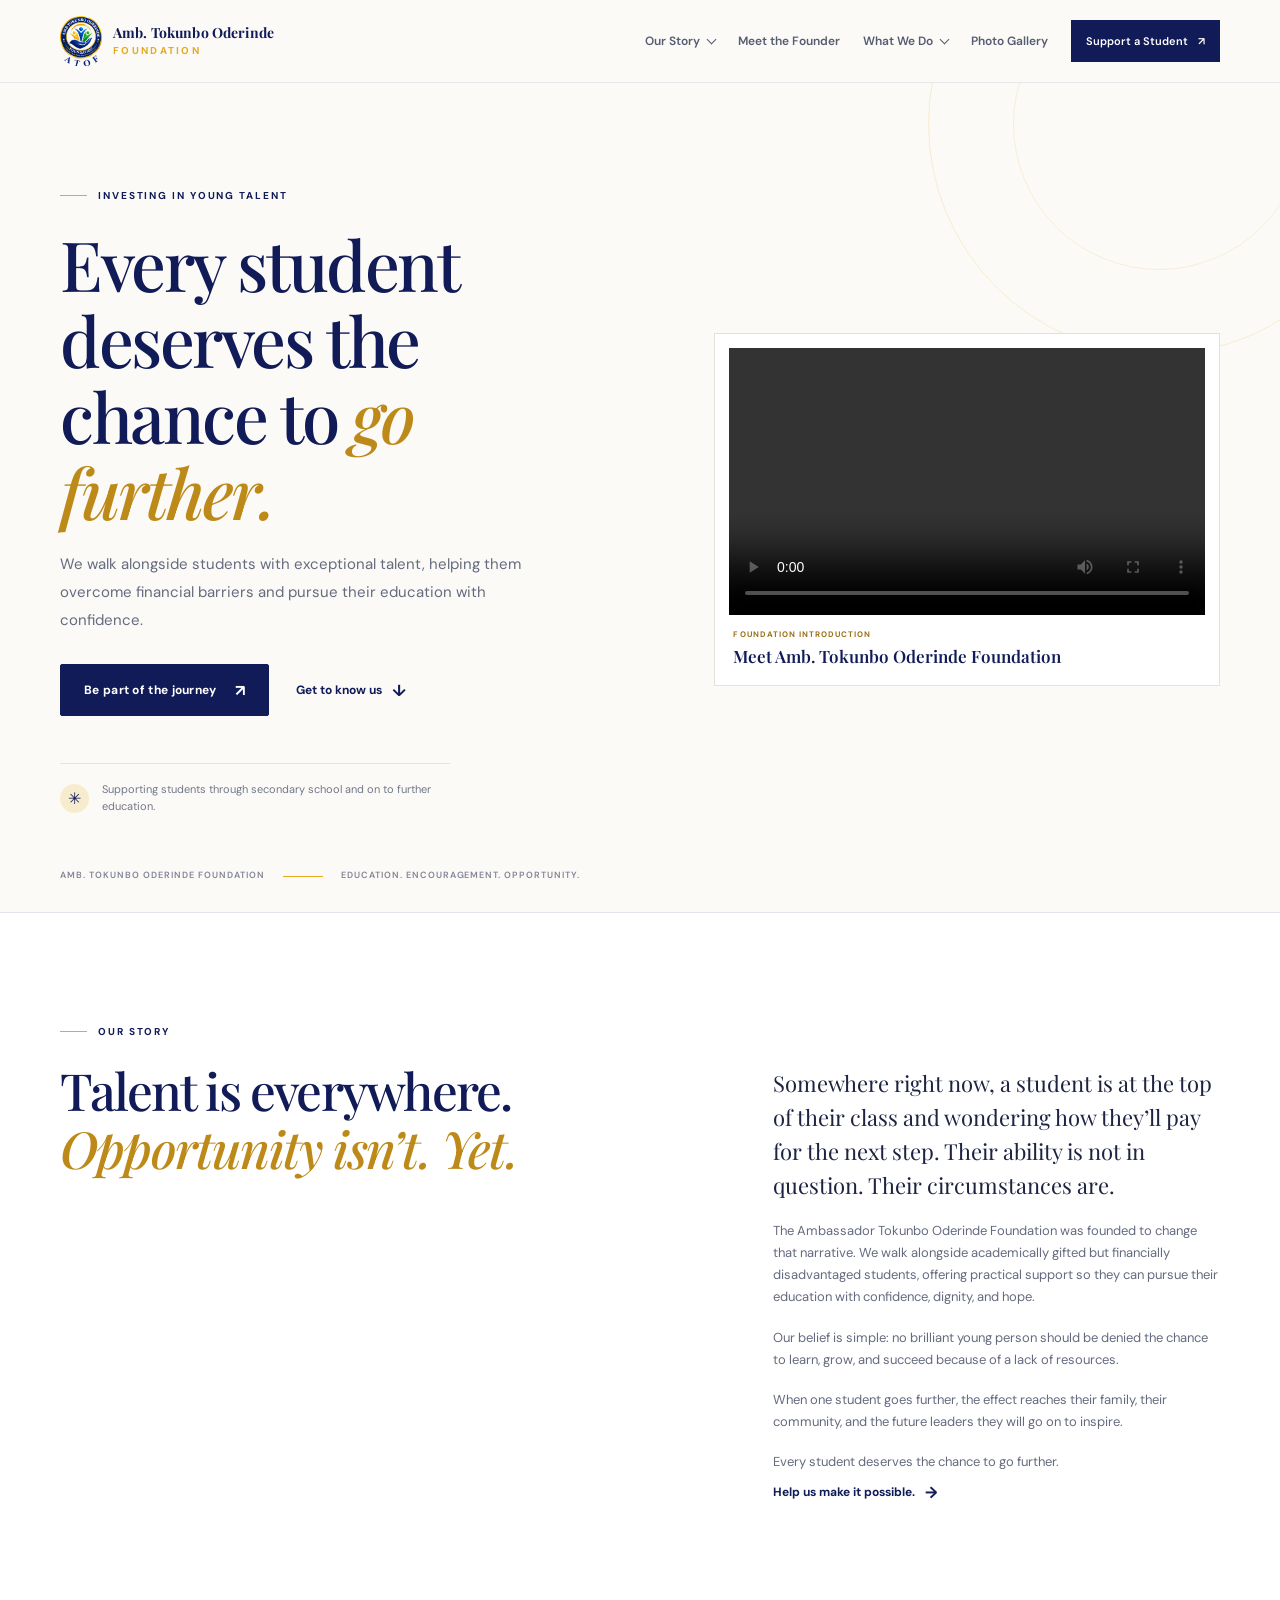
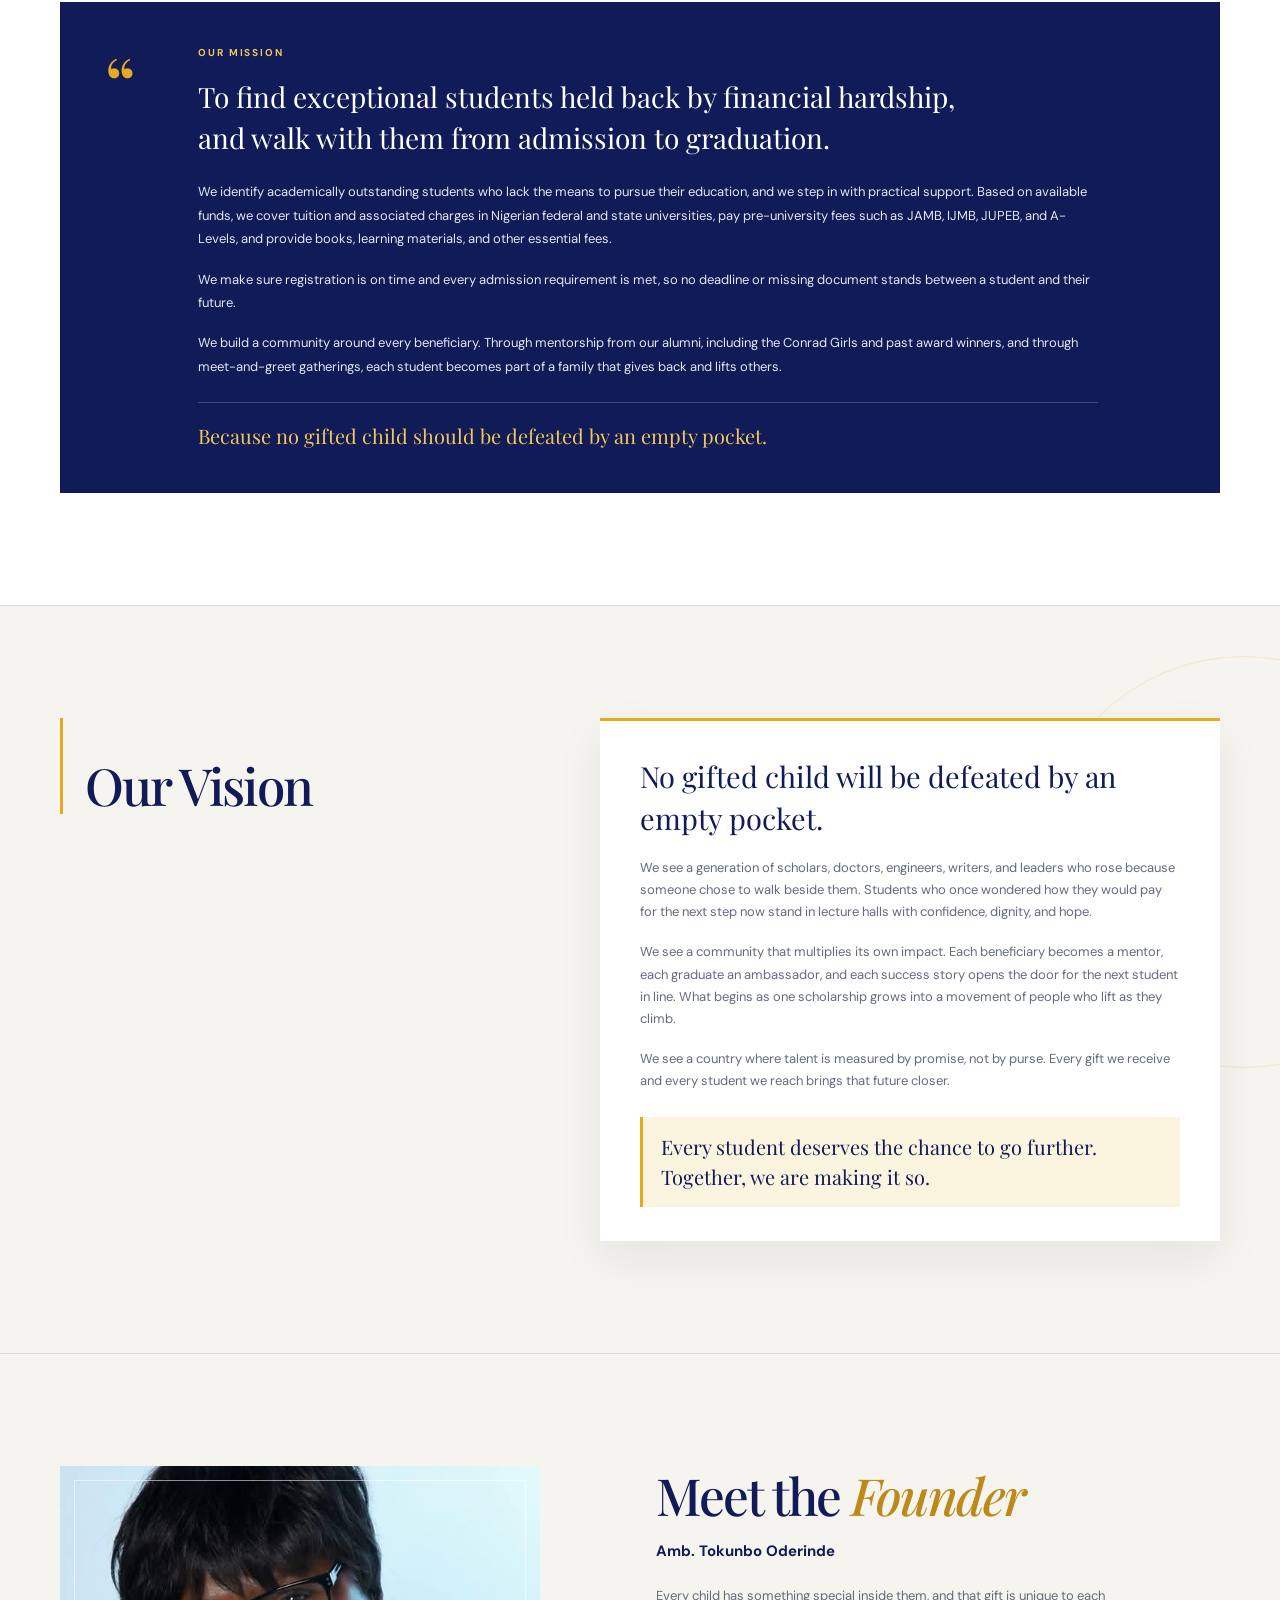
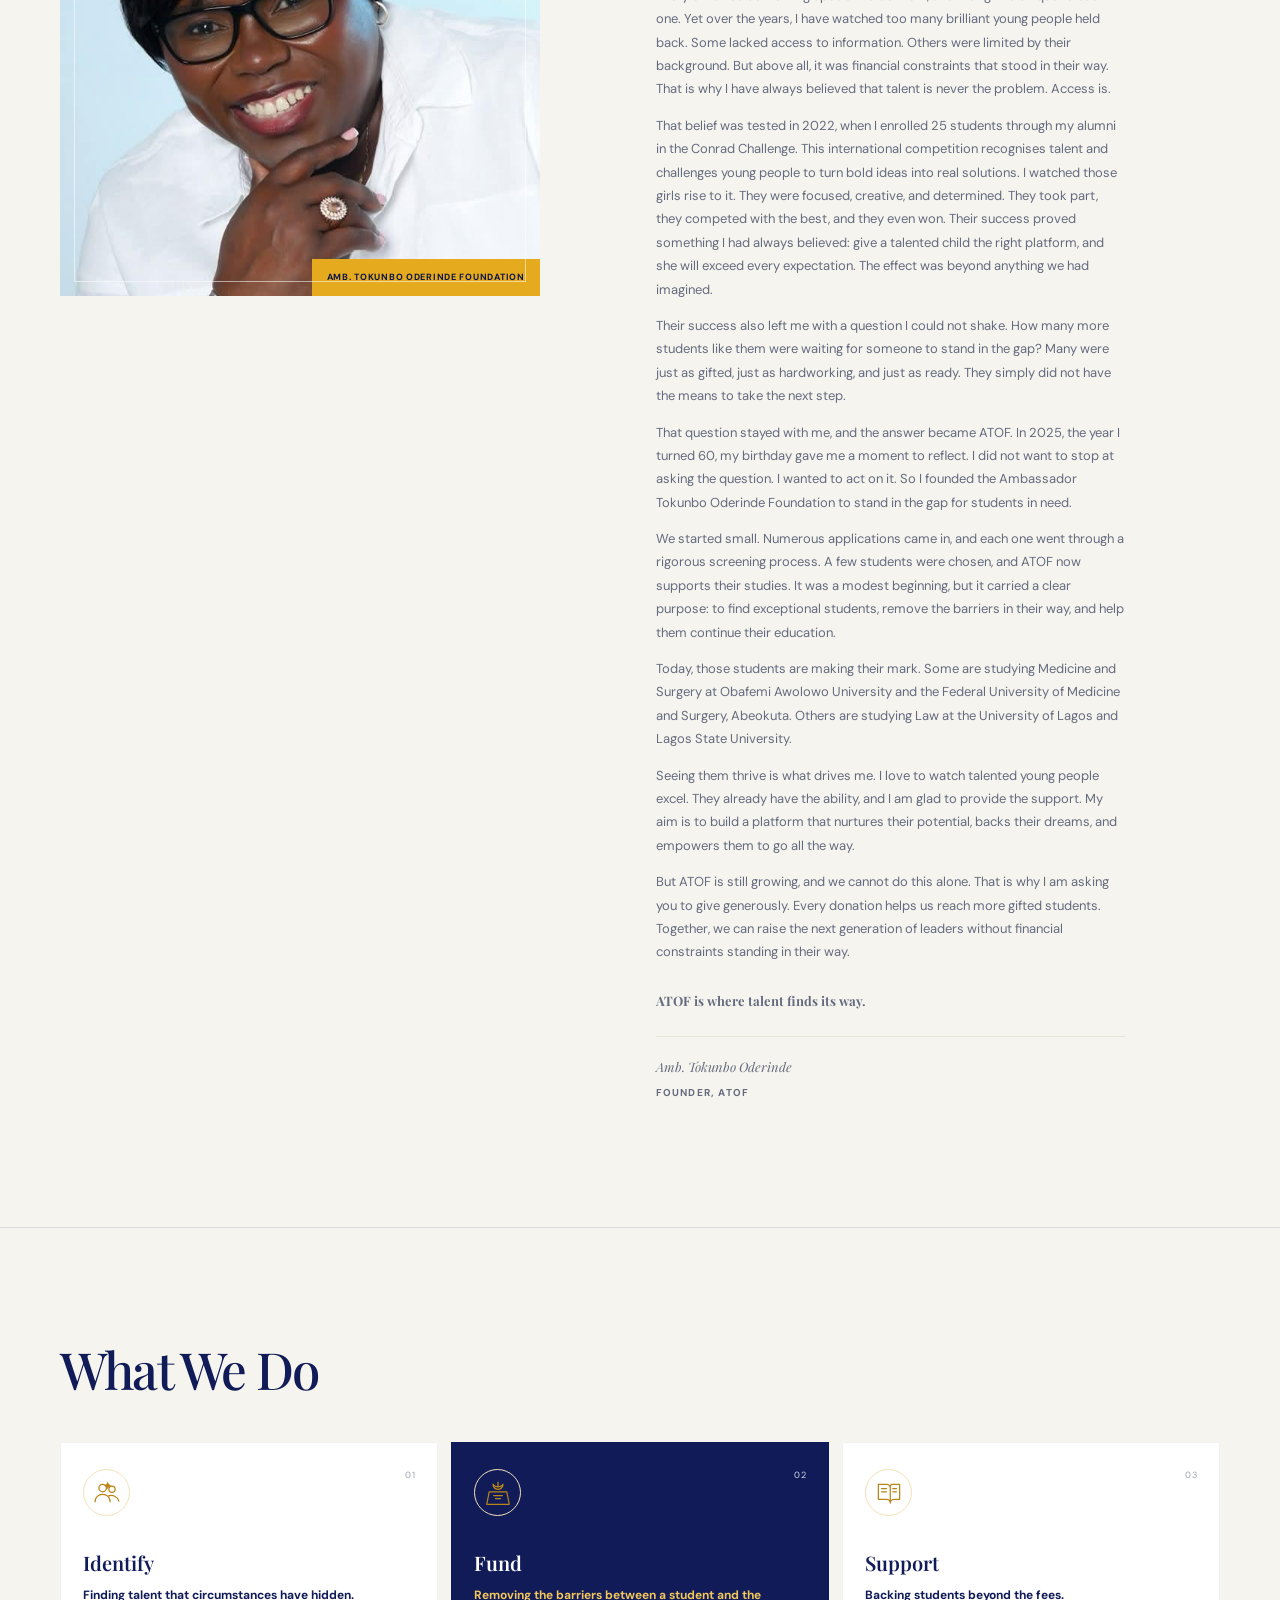
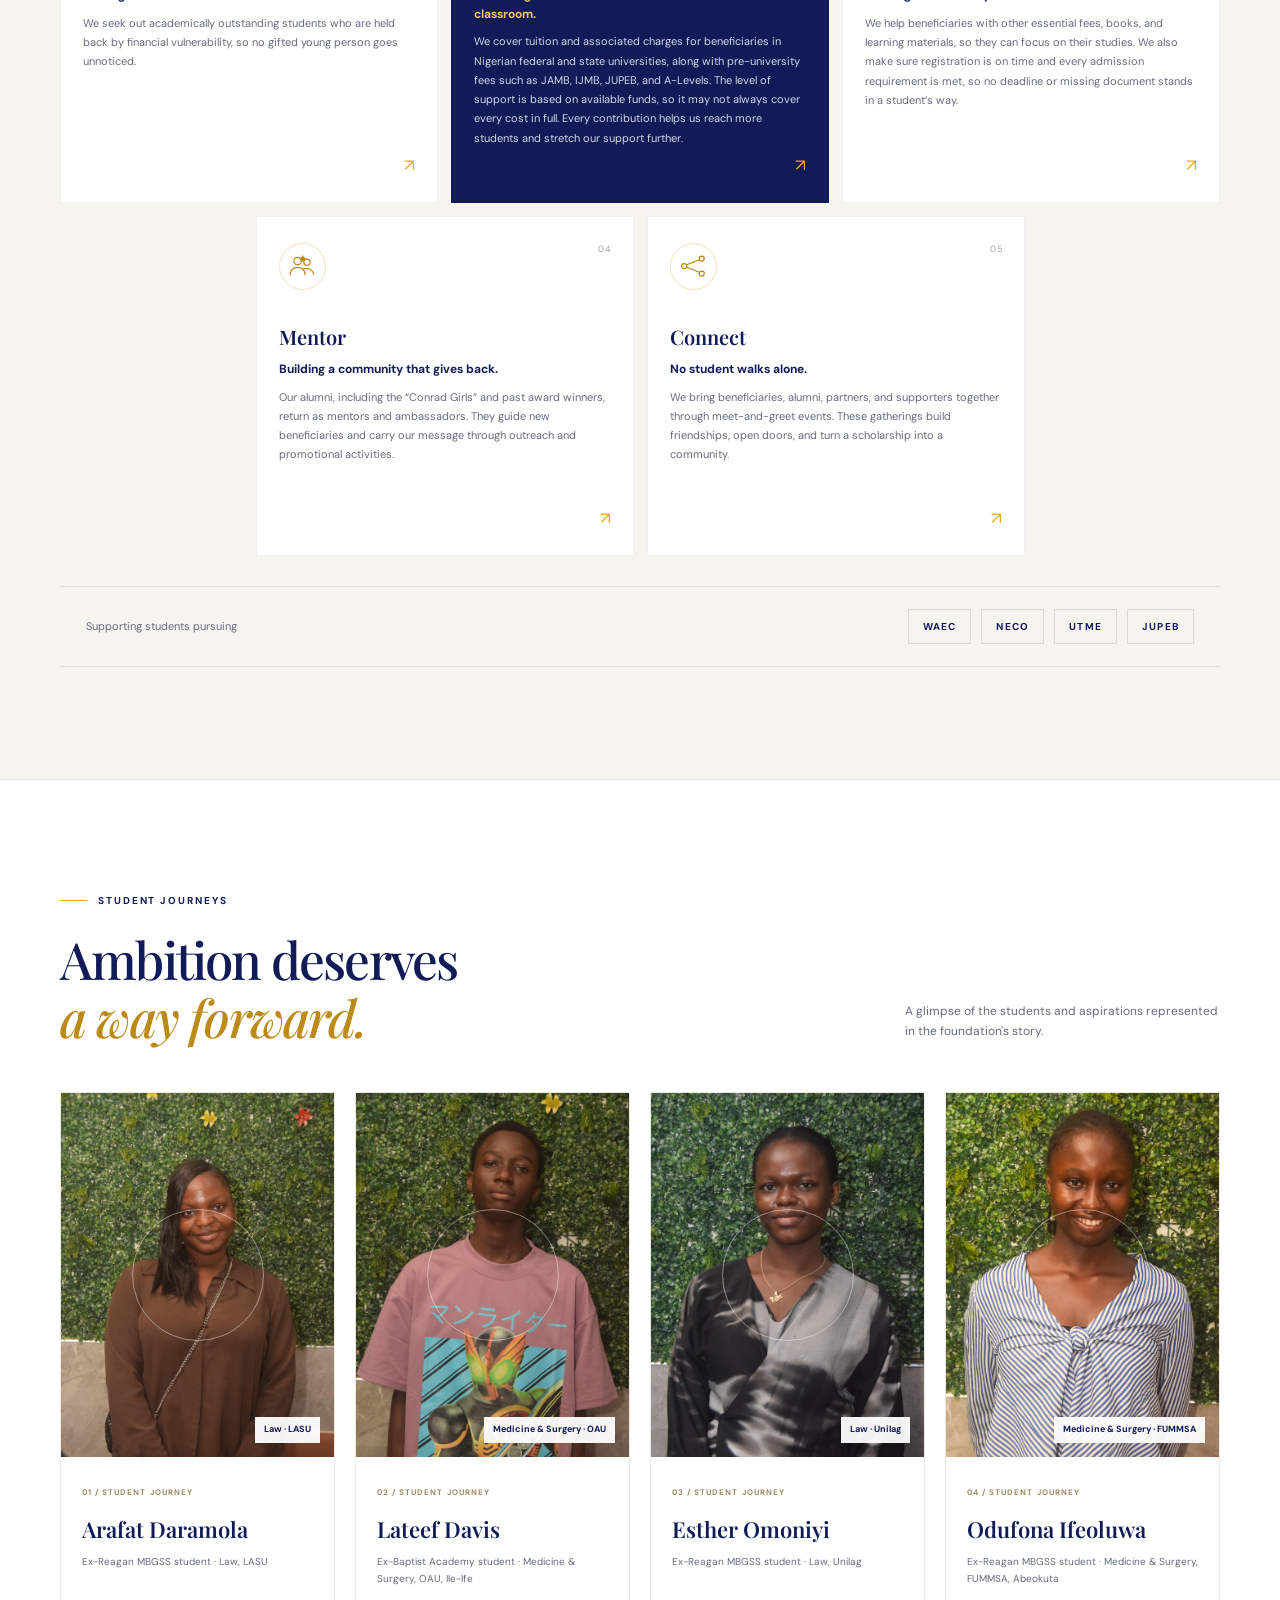
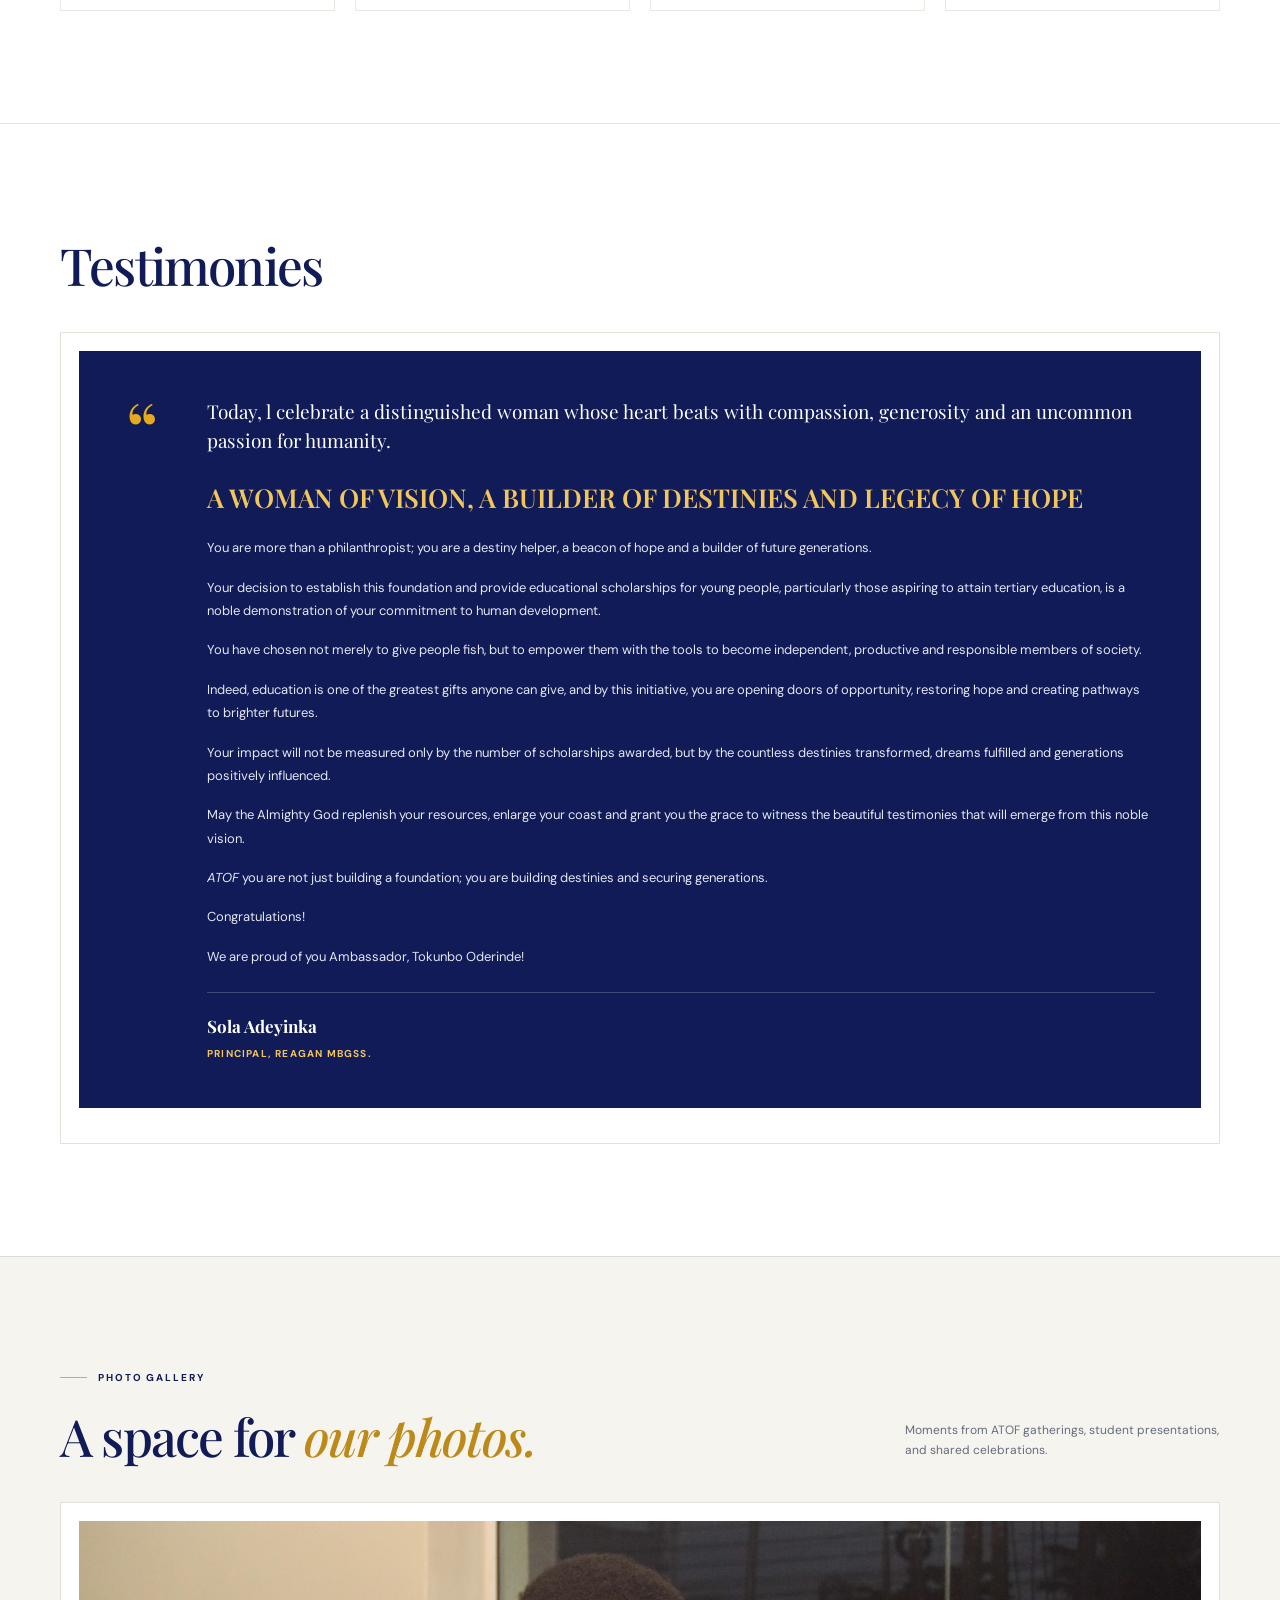
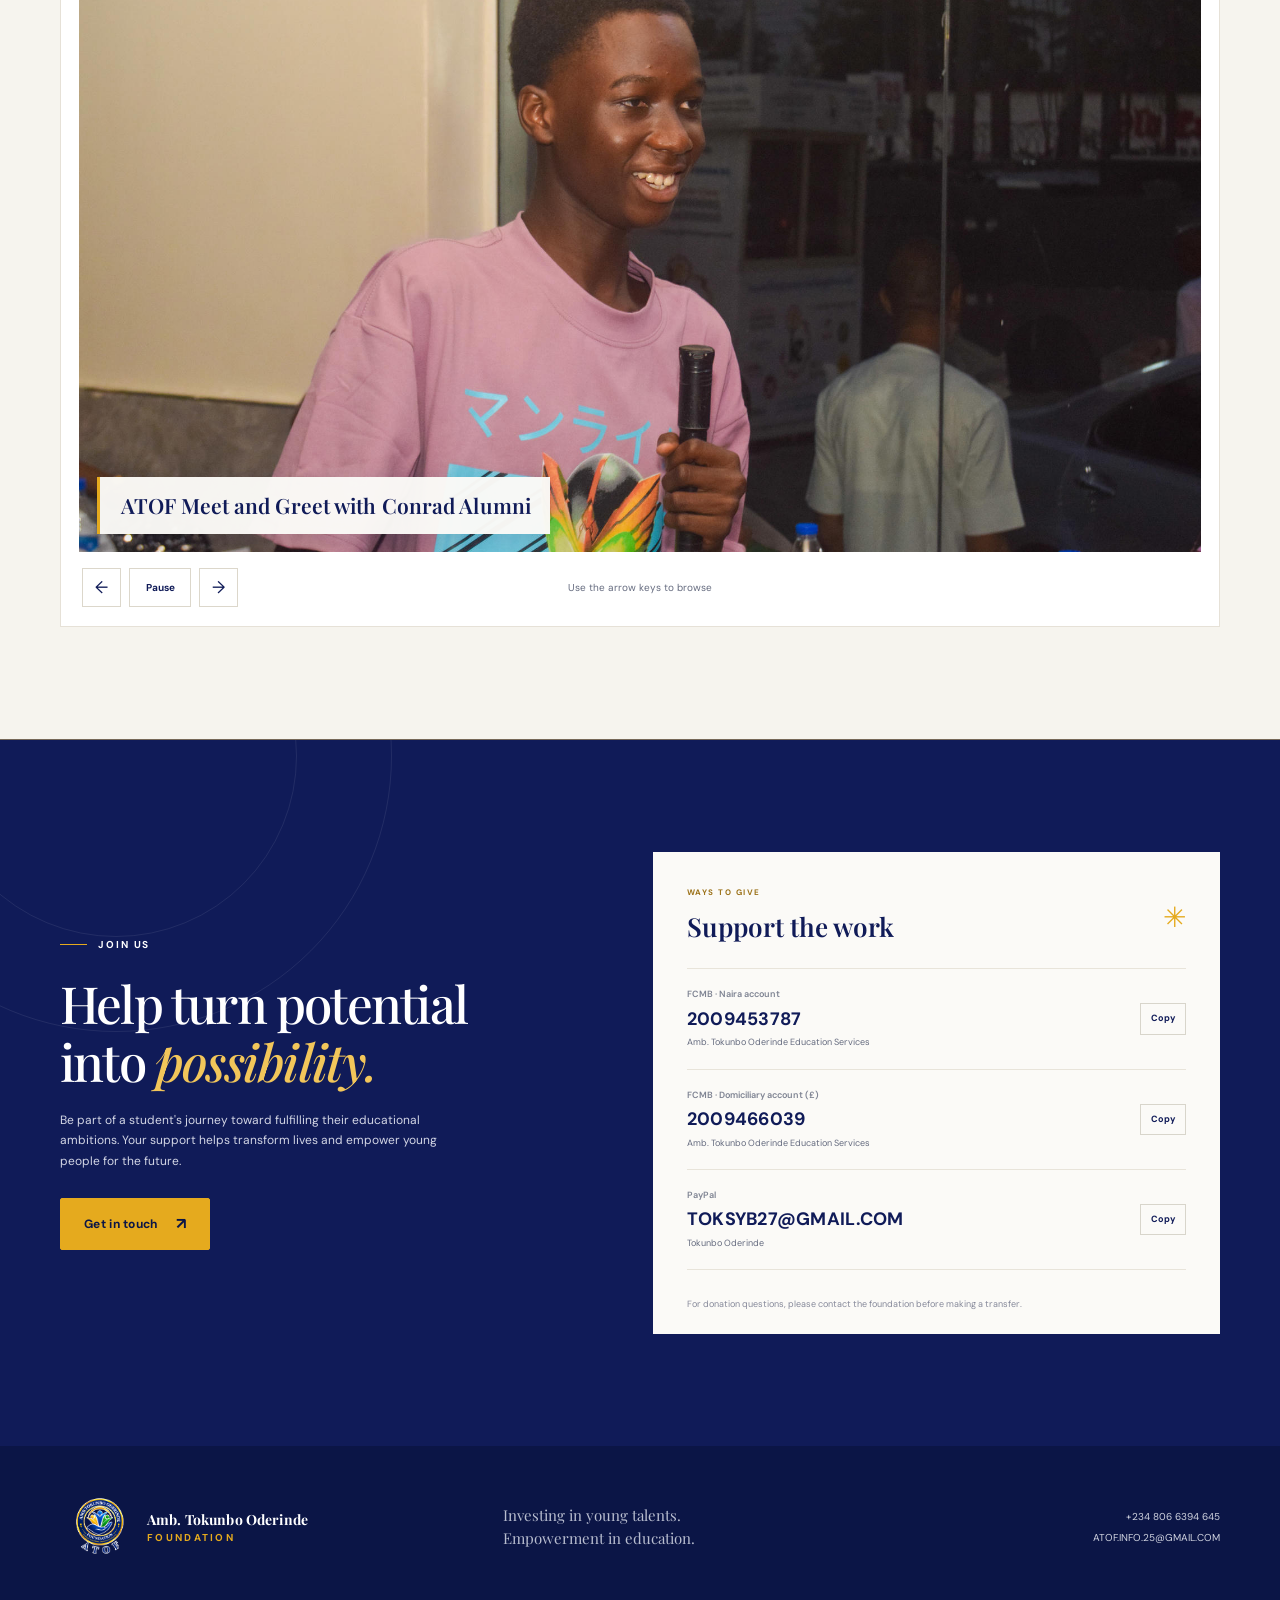
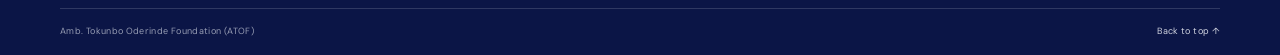
<file: index.html>
<!doctype html>
<html lang="en">
  <head>
    <script async src="https://www.googletagmanager.com/gtm.js?id=GTM-KHLJTCGK"></script>
    <script>
      window.dataLayer = window.dataLayer || [];
      function gtag(){dataLayer.push(arguments);}
      gtag('js', new Date());
    </script>
    <meta charset="utf-8">
    <meta name="viewport" content="width=device-width, initial-scale=1">
    <meta name="theme-color" content="#101b58">
    <meta name="description" content="Amb. Tokunbo Oderinde Foundation supports students facing financial barriers on their journey to academic excellence.">
    <meta name="google-site-verification" content="Iy_n52ZEjgq_hagnVaDQsD7_ZPbKqqXnm5Evc8FODn0">
    <title>Amb. Tokunbo Oderinde Foundation | Investing in young talent</title>
    <link rel="icon" type="image/png" href="assets/atof-logo.png">
    <link rel="stylesheet" href="styles.css">
    <script src="script.js" defer></script>
  </head>
  <body>
    <a class="skip-link" href="#main">Skip to content</a>
    <header class="site-header">
      <div class="container header-inner">
        <a class="brand" href="#top" aria-label="Amb. Tokunbo Oderinde Foundation home">
          <img class="brand-logo" src="assets/atof-logo.png" alt="">
          <span class="brand-copy">
            <span class="brand-name">Amb. Tokunbo Oderinde</span>
            <span class="brand-subtitle">Foundation</span>
          </span>
        </a>
        <button class="menu-toggle" type="button" aria-expanded="false" aria-controls="primary-nav" aria-label="Open navigation">
          <span class="menu-icon" aria-hidden="true"></span>
        </button>
        <nav class="primary-nav" id="primary-nav" aria-label="Main navigation">
          <details class="nav-dropdown">
            <summary>Our Story</summary>
            <div class="nav-dropdown-menu">
              <a href="#about">Our Story</a>
              <a href="#mission">Mission</a>
              <a href="#vision">Vision</a>
            </div>
          </details>
          <a href="#founder">Meet the Founder</a>
          <details class="nav-dropdown">
            <summary>What We Do</summary>
            <div class="nav-dropdown-menu">
              <a href="#support">What We Do</a>
              <a href="#students">Student Journey</a>
              <a href="#testimonies">Testimonies</a>
            </div>
          </details>
          <a href="#gallery">Photo Gallery</a>
          <a class="nav-cta" href="#donate">Support a Student <span aria-hidden="true">↗</span></a>
        </nav>
      </div>
    </header>

    <main id="main">
      <section class="hero section" id="top">
        <div class="container hero-grid">
          <div class="hero-copy">
            <p class="eyebrow"><span class="eyebrow-line"></span> Investing in young talent</p>
            <h1>Every student deserves the chance to <em>go further.</em></h1>
            <p class="hero-intro">We walk alongside students with exceptional talent, helping them overcome financial barriers and pursue their education with confidence.</p>
            <div class="hero-actions">
              <a class="button" href="#donate">Be part of the journey <span aria-hidden="true">↗</span></a>
              <a class="text-link" href="#about">Get to know us <span aria-hidden="true">↓</span></a>
            </div>
            <div class="hero-note">
              <span class="note-icon" aria-hidden="true">✳</span>
              <p>Supporting students through secondary school and on to further education.</p>
            </div>
          </div>
          <figure class="hero-video">
            <video controls playsinline preload="metadata" width="1024" height="576" aria-label="Introduction to Amb. Tokunbo Oderinde Foundation">
              <source src="assets/atof-intro.mp4" type="video/mp4">
              Your browser does not support video playback.
            </video>
            <figcaption>
              <span class="hero-video-label">FOUNDATION INTRODUCTION</span>
              <strong>Meet Amb. Tokunbo Oderinde Foundation</strong>
            </figcaption>
          </figure>
        </div>
        <div class="hero-bottom container">
          <span>Amb. Tokunbo Oderinde Foundation</span>
          <span class="hero-bottom-rule"></span>
          <span>Education. Encouragement. Opportunity.</span>
        </div>
      </section>

      <section class="story-section section" id="about">
        <div class="container story-grid">
          <div class="section-heading">
            <p class="eyebrow"><span class="eyebrow-line"></span> Our story</p>
            <h2>Talent is everywhere.<br><em>Opportunity isn’t. Yet.</em></h2>
          </div>
          <div class="story-content">
            <p class="story-lead">Somewhere right now, a student is at the top of their class and wondering how they’ll pay for the next step. Their ability is not in question. Their circumstances are.</p>
            <p>The Ambassador Tokunbo Oderinde Foundation was founded to change that narrative. We walk alongside academically gifted but financially disadvantaged students, offering practical support so they can pursue their education with confidence, dignity, and hope.</p>
            <p>Our belief is simple: no brilliant young person should be denied the chance to learn, grow, and succeed because of a lack of resources.</p>
            <p>When one student goes further, the effect reaches their family, their community, and the future leaders they will go on to inspire.</p>
            <p>Every student deserves the chance to go further. <a class="text-link" href="#support">Help us make it possible. <span aria-hidden="true">→</span></a></p>
          </div>
        </div>
        <div class="container mission-band" id="mission" role="group" aria-labelledby="mission-title">
          <div class="mission-mark" aria-hidden="true">“</div>
          <div class="mission-content">
            <p class="eyebrow eyebrow-light" id="mission-title">Our Mission</p>
            <p class="mission-statement">To find exceptional students held back by financial hardship, and walk with them from admission to graduation.</p>
            <p class="mission-copy">We identify academically outstanding students who lack the means to pursue their education, and we step in with practical support. Based on available funds, we cover tuition and associated charges in Nigerian federal and state universities, pay pre-university fees such as JAMB, IJMB, JUPEB, and A-Levels, and provide books, learning materials, and other essential fees.</p>
            <p class="mission-copy">We make sure registration is on time and every admission requirement is met, so no deadline or missing document stands between a student and their future.</p>
            <p class="mission-copy">We build a community around every beneficiary. Through mentorship from our alumni, including the Conrad Girls and past award winners, and through meet-and-greet gatherings, each student becomes part of a family that gives back and lifts others.</p>
            <p class="mission-closing">Because no gifted child should be defeated by an empty pocket.</p>
          </div>
        </div>
      </section>

      <section class="vision-section section" id="vision" aria-labelledby="vision-title">
        <div class="container vision-grid">
          <div class="section-heading">
            <h2 id="vision-title">Our Vision</h2>
          </div>
          <div class="vision-content">
            <p class="vision-lead">No gifted child will be defeated by an empty pocket.</p>
            <p>We see a generation of scholars, doctors, engineers, writers, and leaders who rose because someone chose to walk beside them. Students who once wondered how they would pay for the next step now stand in lecture halls with confidence, dignity, and hope.</p>
            <p>We see a community that multiplies its own impact. Each beneficiary becomes a mentor, each graduate an ambassador, and each success story opens the door for the next student in line. What begins as one scholarship grows into a movement of people who lift as they climb.</p>
            <p>We see a country where talent is measured by promise, not by purse. Every gift we receive and every student we reach brings that future closer.</p>
            <p class="vision-closing">Every student deserves the chance to go further. Together, we are making it so.</p>
          </div>
        </div>
      </section>

      <section class="founder-section section" id="founder" aria-labelledby="founder-title">
        <div class="container founder-grid">
          <div class="founder-portrait">
            <img src="assets/tokunbo-oderinde.jpg" alt="Amb. Tokunbo Oderinde, founder of the Amb. Tokunbo Oderinde Foundation">
            <span class="founder-portrait-label">Amb. Tokunbo Oderinde Foundation</span>
          </div>
          <div class="founder-copy">
            <h2 id="founder-title">Meet the <em>Founder</em></h2>
            <h3>Amb. Tokunbo Oderinde</h3>
            <p>Every child has something special inside them, and that gift is unique to each one. Yet over the years, I have watched too many brilliant young people held back. Some lacked access to information. Others were limited by their background. But above all, it was financial constraints that stood in their way. That is why I have always believed that talent is never the problem. Access is.</p>
            <p>That belief was tested in 2022, when I enrolled 25 students through my alumni in the Conrad Challenge. This international competition recognises talent and challenges young people to turn bold ideas into real solutions. I watched those girls rise to it. They were focused, creative, and determined. They took part, they competed with the best, and they even won. Their success proved something I had always believed: give a talented child the right platform, and she will exceed every expectation. The effect was beyond anything we had imagined.</p>
            <p>Their success also left me with a question I could not shake. How many more students like them were waiting for someone to stand in the gap? Many were just as gifted, just as hardworking, and just as ready. They simply did not have the means to take the next step.</p>
            <p>That question stayed with me, and the answer became ATOF. In 2025, the year I turned 60, my birthday gave me a moment to reflect. I did not want to stop at asking the question. I wanted to act on it. So I founded the Ambassador Tokunbo Oderinde Foundation to stand in the gap for students in need.</p>
            <p>We started small. Numerous applications came in, and each one went through a rigorous screening process. A few students were chosen, and ATOF now supports their studies. It was a modest beginning, but it carried a clear purpose: to find exceptional students, remove the barriers in their way, and help them continue their education.</p>
            <p>Today, those students are making their mark. Some are studying Medicine and Surgery at Obafemi Awolowo University and the Federal University of Medicine and Surgery, Abeokuta. Others are studying Law at the University of Lagos and Lagos State University.</p>
            <p>Seeing them thrive is what drives me. I love to watch talented young people excel. They already have the ability, and I am glad to provide the support. My aim is to build a platform that nurtures their potential, backs their dreams, and empowers them to go all the way.</p>
            <p>But ATOF is still growing, and we cannot do this alone. That is why I am asking you to give generously. Every donation helps us reach more gifted students. Together, we can raise the next generation of leaders without financial constraints standing in their way.</p>
            <p class="founder-closing"><strong>ATOF is where talent finds its way.</strong></p>
            <p class="founder-signature"><em>Amb. Tokunbo Oderinde</em><br><span>Founder, ATOF</span></p>
          </div>
        </div>
      </section>

      <section class="support-section section" id="support">
        <div class="container">
          <div class="section-heading support-heading">
            <h2>What We Do</h2>
          </div>
          <div class="support-grid">
            <article class="support-card">
              <span class="card-number">01</span>
              <span class="support-icon" aria-hidden="true">
                <svg viewBox="0 0 48 48" fill="none"><circle cx="17" cy="16" r="6" stroke="currentColor" stroke-width="2"/><circle cx="32" cy="18" r="5" stroke="currentColor" stroke-width="2"/><path d="M5 38c0-7 5-12 12-12s12 5 12 12M26 29c7-3 15 1 17 8" stroke="currentColor" stroke-width="2" stroke-linecap="round"/><path d="m23 10 2-4 2 4 4 2-4 2-2 4-2-4-4-2 4-2Z" fill="currentColor"/></svg>
              </span>
              <h3>Identify</h3>
              <p class="support-card-tagline">Finding talent that circumstances have hidden.</p>
              <p>We seek out academically outstanding students who are held back by financial vulnerability, so no gifted young person goes unnoticed.</p>
              <span class="card-arrow" aria-hidden="true">↗</span>
            </article>
            <article class="support-card support-card-featured">
              <span class="card-number">02</span>
              <span class="support-icon" aria-hidden="true">
                <svg viewBox="0 0 48 48" fill="none"><path d="M24 6v8m0 0c-5 0-8-4-8-4s0 8 8 8 8-8 8-8-3 4-8 4Zm-14 8h28l4 20H6l4-20Z" stroke="currentColor" stroke-width="2" stroke-linejoin="round"/><path d="M17 28h14m-11 5h8" stroke="currentColor" stroke-width="2" stroke-linecap="round"/></svg>
              </span>
              <h3>Fund</h3>
              <p class="support-card-tagline">Removing the barriers between a student and the classroom.</p>
              <p>We cover tuition and associated charges for beneficiaries in Nigerian federal and state universities, along with pre-university fees such as JAMB, IJMB, JUPEB, and A-Levels. The level of support is based on available funds, so it may not always cover every cost in full. Every contribution helps us reach more students and stretch our support further.</p>
              <span class="card-arrow" aria-hidden="true">↗</span>
            </article>
            <article class="support-card">
              <span class="card-number">03</span>
              <span class="support-icon" aria-hidden="true">
                <svg viewBox="0 0 48 48" fill="none"><path d="M7 10h13a6 6 0 0 1 6 6v24a6 6 0 0 0-6-6H7V10Zm34 0H28a6 6 0 0 0-2 6v24a6 6 0 0 1 6-6h9V10Z" stroke="currentColor" stroke-width="2" stroke-linejoin="round"/><path d="M12 17h8m-8 5h8m10-5h6m-6 5h6" stroke="currentColor" stroke-width="2" stroke-linecap="round"/></svg>
              </span>
              <h3>Support</h3>
              <p class="support-card-tagline">Backing students beyond the fees.</p>
              <p>We help beneficiaries with other essential fees, books, and learning materials, so they can focus on their studies. We also make sure registration is on time and every admission requirement is met, so no deadline or missing document stands in a student’s way.</p>
              <span class="card-arrow" aria-hidden="true">↗</span>
            </article>
            <article class="support-card">
              <span class="card-number">04</span>
              <span class="support-icon" aria-hidden="true">
                <svg viewBox="0 0 48 48" fill="none"><circle cx="17" cy="16" r="6" stroke="currentColor" stroke-width="2"/><circle cx="32" cy="18" r="5" stroke="currentColor" stroke-width="2"/><path d="M5 38c0-7 5-12 12-12s12 5 12 12M26 29c7-3 15 1 17 8" stroke="currentColor" stroke-width="2" stroke-linecap="round"/><path d="m23 10 2-4 2 4 4 2-4 2-2 4-2-4-4-2 4-2Z" fill="currentColor"/></svg>
              </span>
              <h3>Mentor</h3>
              <p class="support-card-tagline">Building a community that gives back.</p>
              <p>Our alumni, including the “Conrad Girls” and past award winners, return as mentors and ambassadors. They guide new beneficiaries and carry our message through outreach and promotional activities.</p>
              <span class="card-arrow" aria-hidden="true">↗</span>
            </article>
            <article class="support-card">
              <span class="card-number">05</span>
              <span class="support-icon" aria-hidden="true">
                <svg viewBox="0 0 48 48" fill="none"><circle cx="10" cy="24" r="4" stroke="currentColor" stroke-width="2"/><circle cx="38" cy="12" r="4" stroke="currentColor" stroke-width="2"/><circle cx="38" cy="36" r="4" stroke="currentColor" stroke-width="2"/><path d="m14 22 20-8M14 26l20 8" stroke="currentColor" stroke-width="2" stroke-linecap="round"/></svg>
              </span>
              <h3>Connect</h3>
              <p class="support-card-tagline">No student walks alone.</p>
              <p>We bring beneficiaries, alumni, partners, and supporters together through meet-and-greet events. These gatherings build friendships, open doors, and turn a scholarship into a community.</p>
              <span class="card-arrow" aria-hidden="true">↗</span>
            </article>
          </div>
          <div class="exam-strip">
            <span class="exam-label">Supporting students pursuing</span>
            <div class="exam-list" aria-label="Examinations and programmes">
              <span>WAEC</span><span>NECO</span><span>UTME</span><span>JUPEB</span>
            </div>
          </div>
        </div>
      </section>

      <section class="students-section section" id="students">
        <div class="container">
          <div class="students-heading">
            <div class="section-heading">
              <p class="eyebrow"><span class="eyebrow-line"></span> Student journeys</p>
              <h2>Ambition deserves<br><em>a way forward.</em></h2>
            </div>
            <p class="heading-aside">A glimpse of the students and aspirations represented in the foundation's story.</p>
          </div>
          <div class="student-grid">
            <article class="student-card">
              <div class="student-art student-art-one"><img class="student-photo" src="assets/arafat-daramola.jpg" alt="Arafat Daramola in a brown shirt, standing in front of a leafy backdrop"><span class="student-art-caption">Law · LASU</span></div>
              <div class="student-info"><span class="student-index">01 / STUDENT JOURNEY</span><h3>Arafat Daramola</h3><p>Ex-Reagan MBGSS student <span aria-hidden="true">·</span> Law, LASU</p></div>
            </article>
            <article class="student-card">
              <div class="student-art student-art-two"><img class="student-photo" src="assets/lateef-davis.jpg" alt="Lateef Davis in a pink graphic T-shirt, standing in front of a leafy backdrop"><span class="student-art-caption">Medicine &amp; Surgery · OAU</span></div>
              <div class="student-info"><span class="student-index">02 / STUDENT JOURNEY</span><h3>Lateef Davis</h3><p>Ex-Baptist Academy student <span aria-hidden="true">·</span> Medicine &amp; Surgery, OAU, Ile-Ife</p></div>
            </article>
            <article class="student-card">
              <div class="student-art student-art-three"><img class="student-photo" src="assets/esther-omoniyi.jpg" alt="Esther Omoniyi wearing a black-and-gray outfit and a name necklace in front of a leafy backdrop"><span class="student-art-caption">Law · Unilag</span></div>
              <div class="student-info"><span class="student-index">03 / STUDENT JOURNEY</span><h3>Esther Omoniyi</h3><p>Ex-Reagan MBGSS student <span aria-hidden="true">·</span> Law, Unilag</p></div>
            </article>
            <article class="student-card">
              <div class="student-art student-art-four"><img class="student-photo" src="assets/odufona-ifeoluwa.jpg" alt="Odufona Ifeoluwa smiling in a blue-and-white striped blouse in front of a leafy backdrop"><span class="student-art-caption">Medicine &amp; Surgery · FUMMSA</span></div>
              <div class="student-info"><span class="student-index">04 / STUDENT JOURNEY</span><h3>Odufona Ifeoluwa</h3><p>Ex-Reagan MBGSS student <span aria-hidden="true">·</span> Medicine &amp; Surgery, FUMMSA, Abeokuta</p></div>
            </article>
          </div>
        </div>
      </section>

      <section class="testimonies-section section" id="testimonies" aria-labelledby="testimonies-title">
        <div class="container">
          <div class="section-heading testimony-heading">
            <h2 id="testimonies-title">Testimonies</h2>
          </div>
          <div class="testimony-carousel" role="group" aria-roledescription="carousel" aria-label="Testimonies" tabindex="0">
            <div class="testimony-viewport" id="testimony-viewport">
              <ul class="testimony-track">
                <li class="testimony-slide" role="group" aria-roledescription="slide" aria-label="1 of 1">
                  <figure class="testimony-card">
                    <span class="testimony-mark" aria-hidden="true">“</span>
                    <blockquote class="testimony-copy">
                      <p>Today, l celebrate a distinguished woman whose heart beats with compassion, generosity and an uncommon passion for humanity.</p>
                      <h3>A WOMAN OF VISION, A BUILDER OF DESTINIES AND LEGECY OF HOPE</h3>
                      <p>You are more than a philanthropist; you are a destiny helper, a beacon of hope and a builder of future generations.</p>
                      <p>Your decision to establish this foundation and provide educational scholarships for young people, particularly those aspiring to attain tertiary education, is a noble demonstration of your commitment to human development.</p>
                      <p>You have chosen not merely to give people fish, but to empower them with the tools to become independent, productive and responsible members of society.</p>
                      <p>Indeed, education is one of the greatest gifts anyone can give, and by this initiative, you are opening doors of opportunity, restoring hope and creating pathways to brighter futures.</p>
                      <p>Your impact will not be measured only by the number of scholarships awarded, but by the countless destinies transformed, dreams fulfilled and generations positively influenced.</p>
                      <p>May the Almighty God replenish your resources, enlarge your coast and grant you the grace to witness the beautiful testimonies that will emerge from this noble vision.</p>
                      <p><em>ATOF</em> you are not just building a foundation; you are building destinies and securing generations.</p>
                      <p>Congratulations!</p>
                      <p>We are proud of you Ambassador, Tokunbo Oderinde!</p>
                    </blockquote>
                    <figcaption class="testimony-signature">
                      <strong>Sola Adeyinka</strong>
                      <span>Principal, Reagan MBGSS.</span>
                    </figcaption>
                  </figure>
                </li>
              </ul>
            </div>
            <div class="carousel-footer testimony-footer">
              <p class="carousel-status testimony-status" aria-live="polite" aria-atomic="true" hidden>1 of 1</p>
              <div class="carousel-controls testimony-controls" hidden>
                <button class="carousel-button testimony-previous" type="button" aria-label="Previous testimony" aria-controls="testimony-viewport">←</button>
                <button class="carousel-button testimony-next" type="button" aria-label="Next testimony" aria-controls="testimony-viewport">→</button>
              </div>
              <p class="carousel-hint testimony-hint" hidden>Use the arrow keys to browse testimonies</p>
            </div>
          </div>
        </div>
      </section>

      <section class="gallery-section section" id="gallery" aria-labelledby="gallery-title">
        <div class="container">
          <div class="gallery-heading">
            <div>
              <p class="eyebrow"><span class="eyebrow-line"></span> Photo gallery</p>
              <h2 id="gallery-title">A space for <em>our photos.</em></h2>
            </div>
            <p class="heading-aside">Moments from ATOF gatherings, student presentations, and shared celebrations.</p>
          </div>
          <div class="photo-carousel" role="group" aria-roledescription="carousel" aria-label="ATOF photo gallery" tabindex="0">
            <div class="carousel-viewport">
              <ul class="carousel-track">
                <li class="carousel-slide" role="group" aria-roledescription="slide" aria-label="ATOF event photo"><figure><img class="gallery-photo" src="assets/gallery/DSC_9195.jpg" alt="Photo from an ATOF event"><figcaption><span class="gallery-index">ATOF Meet and Greet with Conrad Alumni</span></figcaption></figure></li>
                <li class="carousel-slide" role="group" aria-roledescription="slide" aria-label="ATOF event photo"><figure><img class="gallery-photo" src="assets/gallery/DSC_9199.jpg" alt="Photo from an ATOF event"><figcaption><span class="gallery-index">ATOF Meet and Greet with Conrad Alumni</span></figcaption></figure></li>
                <li class="carousel-slide" role="group" aria-roledescription="slide" aria-label="ATOF event photo"><figure><img class="gallery-photo" src="assets/gallery/DSC_9210.jpg" alt="Photo from an ATOF event"><figcaption><span class="gallery-index">ATOF Meet and Greet with Conrad Alumni</span></figcaption></figure></li>
                <li class="carousel-slide" role="group" aria-roledescription="slide" aria-label="ATOF event photo"><figure><img class="gallery-photo" src="assets/gallery/DSC_9222.jpg" alt="Photo from an ATOF event"><figcaption><span class="gallery-index">ATOF Meet and Greet with Conrad Alumni</span></figcaption></figure></li>
                <li class="carousel-slide" role="group" aria-roledescription="slide" aria-label="ATOF event photo"><figure><img class="gallery-photo" src="assets/gallery/DSC_9224.jpg" alt="Photo from an ATOF event"><figcaption><span class="gallery-index">ATOF Meet and Greet with Conrad Alumni</span></figcaption></figure></li>
                <li class="carousel-slide" role="group" aria-roledescription="slide" aria-label="ATOF event photo"><figure><img class="gallery-photo" src="assets/gallery/DSC_9226.jpg" alt="Photo from an ATOF event"><figcaption><span class="gallery-index">ATOF Meet and Greet with Conrad Alumni</span></figcaption></figure></li>
                <li class="carousel-slide" role="group" aria-roledescription="slide" aria-label="ATOF event photo"><figure><img class="gallery-photo" src="assets/gallery/DSC_9228.jpg" alt="Photo from an ATOF event"><figcaption><span class="gallery-index">ATOF Meet and Greet with Conrad Alumni</span></figcaption></figure></li>
                <li class="carousel-slide" role="group" aria-roledescription="slide" aria-label="ATOF event photo"><figure><img class="gallery-photo" src="assets/gallery/DSC_9229.jpg" alt="Photo from an ATOF event"><figcaption><span class="gallery-index">ATOF Meet and Greet with Conrad Alumni</span></figcaption></figure></li>
                <li class="carousel-slide" role="group" aria-roledescription="slide" aria-label="ATOF event photo"><figure><img class="gallery-photo" src="assets/gallery/DSC_9234.jpg" alt="Photo from an ATOF event"><figcaption><span class="gallery-index">ATOF Meet and Greet with Conrad Alumni</span></figcaption></figure></li>
                <li class="carousel-slide" role="group" aria-roledescription="slide" aria-label="ATOF event photo"><figure><img class="gallery-photo" src="assets/gallery/DSC_9236.jpg" alt="Photo from an ATOF event"><figcaption><span class="gallery-index">ATOF Meet and Greet with Conrad Alumni</span></figcaption></figure></li>
                <li class="carousel-slide" role="group" aria-roledescription="slide" aria-label="ATOF event photo"><figure><img class="gallery-photo" src="assets/gallery/DSC_9238.jpg" alt="Photo from an ATOF event"><figcaption><span class="gallery-index">ATOF Meet and Greet with Conrad Alumni</span></figcaption></figure></li>
                <li class="carousel-slide" role="group" aria-roledescription="slide" aria-label="ATOF event photo"><figure><img class="gallery-photo" src="assets/gallery/DSC_9240.jpg" alt="Photo from an ATOF event"><figcaption><span class="gallery-index">ATOF Meet and Greet with Conrad Alumni</span></figcaption></figure></li>
                <li class="carousel-slide" role="group" aria-roledescription="slide" aria-label="ATOF event photo"><figure><img class="gallery-photo" src="assets/gallery/DSC_9243.jpg" alt="Photo from an ATOF event"><figcaption><span class="gallery-index">ATOF Meet and Greet with Conrad Alumni</span></figcaption></figure></li>
                <li class="carousel-slide" role="group" aria-roledescription="slide" aria-label="ATOF event photo"><figure><img class="gallery-photo" src="assets/gallery/DSC_9244.jpg" alt="Photo from an ATOF event"><figcaption><span class="gallery-index">ATOF Meet and Greet with Conrad Alumni</span></figcaption></figure></li>
                <li class="carousel-slide" role="group" aria-roledescription="slide" aria-label="ATOF event photo"><figure><img class="gallery-photo" src="assets/gallery/DSC_9249.jpg" alt="Photo from an ATOF event"><figcaption><span class="gallery-index">ATOF Meet and Greet with Conrad Alumni</span></figcaption></figure></li>
                <li class="carousel-slide" role="group" aria-roledescription="slide" aria-label="ATOF event photo"><figure><img class="gallery-photo" src="assets/gallery/DSC_9252.jpg" alt="Photo from an ATOF event"><figcaption><span class="gallery-index">ATOF Meet and Greet with Conrad Alumni</span></figcaption></figure></li>
                <li class="carousel-slide" role="group" aria-roledescription="slide" aria-label="ATOF event photo"><figure><img class="gallery-photo" src="assets/gallery/DSC_9258.jpg" alt="Photo from an ATOF event"><figcaption><span class="gallery-index">ATOF Meet and Greet with Conrad Alumni</span></figcaption></figure></li>
                <li class="carousel-slide" role="group" aria-roledescription="slide" aria-label="ATOF event photo"><figure><img class="gallery-photo" src="assets/gallery/DSC_9259.jpg" alt="Photo from an ATOF event"><figcaption><span class="gallery-index">ATOF Meet and Greet with Conrad Alumni</span></figcaption></figure></li>
                <li class="carousel-slide" role="group" aria-roledescription="slide" aria-label="ATOF event photo"><figure><img class="gallery-photo" src="assets/gallery/DSC_9266.jpg" alt="Photo from an ATOF event"><figcaption><span class="gallery-index">ATOF Meet and Greet with Conrad Alumni</span></figcaption></figure></li>
                <li class="carousel-slide" role="group" aria-roledescription="slide" aria-label="ATOF event photo"><figure><img class="gallery-photo" src="assets/gallery/DSC_9270.jpg" alt="Photo from an ATOF event"><figcaption><span class="gallery-index">ATOF Meet and Greet with Conrad Alumni</span></figcaption></figure></li>
                <li class="carousel-slide" role="group" aria-roledescription="slide" aria-label="ATOF event photo"><figure><img class="gallery-photo" src="assets/gallery/DSC_9271.jpg" alt="Photo from an ATOF event"><figcaption><span class="gallery-index">ATOF Meet and Greet with Conrad Alumni</span></figcaption></figure></li>
                <li class="carousel-slide" role="group" aria-roledescription="slide" aria-label="ATOF event photo"><figure><img class="gallery-photo" src="assets/gallery/DSC_9272.jpg" alt="Photo from an ATOF event"><figcaption><span class="gallery-index">ATOF Meet and Greet with Conrad Alumni</span></figcaption></figure></li>
                <li class="carousel-slide" role="group" aria-roledescription="slide" aria-label="ATOF event photo"><figure><img class="gallery-photo" src="assets/gallery/DSC_9274.jpg" alt="Photo from an ATOF event"><figcaption><span class="gallery-index">ATOF Meet and Greet with Conrad Alumni</span></figcaption></figure></li>
                <li class="carousel-slide" role="group" aria-roledescription="slide" aria-label="ATOF event photo"><figure><img class="gallery-photo" src="assets/gallery/DSC_9276.jpg" alt="Photo from an ATOF event"><figcaption><span class="gallery-index">ATOF Meet and Greet with Conrad Alumni</span></figcaption></figure></li>
                <li class="carousel-slide" role="group" aria-roledescription="slide" aria-label="ATOF event photo"><figure><img class="gallery-photo" src="assets/gallery/DSC_9279.jpg" alt="Photo from an ATOF event"><figcaption><span class="gallery-index">ATOF Meet and Greet with Conrad Alumni</span></figcaption></figure></li>
                <li class="carousel-slide" role="group" aria-roledescription="slide" aria-label="ATOF event photo"><figure><img class="gallery-photo" src="assets/gallery/DSC_9281.jpg" alt="Photo from an ATOF event"><figcaption><span class="gallery-index">ATOF Meet and Greet with Conrad Alumni</span></figcaption></figure></li>
                <li class="carousel-slide" role="group" aria-roledescription="slide" aria-label="ATOF event photo"><figure><img class="gallery-photo" src="assets/gallery/DSC_9284.jpg" alt="Photo from an ATOF event"><figcaption><span class="gallery-index">ATOF Meet and Greet with Conrad Alumni</span></figcaption></figure></li>
                <li class="carousel-slide" role="group" aria-roledescription="slide" aria-label="ATOF event photo"><figure><img class="gallery-photo" src="assets/gallery/DSC_9286.jpg" alt="Photo from an ATOF event"><figcaption><span class="gallery-index">ATOF Meet and Greet with Conrad Alumni</span></figcaption></figure></li>
                <li class="carousel-slide" role="group" aria-roledescription="slide" aria-label="ATOF event photo"><figure><img class="gallery-photo" src="assets/gallery/DSC_9289.jpg" alt="Photo from an ATOF event"><figcaption><span class="gallery-index">ATOF Meet and Greet with Conrad Alumni</span></figcaption></figure></li>
                <li class="carousel-slide" role="group" aria-roledescription="slide" aria-label="ATOF event photo"><figure><img class="gallery-photo" src="assets/gallery/DSC_9292.jpg" alt="Photo from an ATOF event"><figcaption><span class="gallery-index">ATOF Meet and Greet with Conrad Alumni</span></figcaption></figure></li>
                <li class="carousel-slide" role="group" aria-roledescription="slide" aria-label="ATOF event photo"><figure><img class="gallery-photo" src="assets/gallery/DSC_9298.jpg" alt="Photo from an ATOF event"><figcaption><span class="gallery-index">ATOF Meet and Greet with Conrad Alumni</span></figcaption></figure></li>
                <li class="carousel-slide" role="group" aria-roledescription="slide" aria-label="ATOF event photo"><figure><img class="gallery-photo" src="assets/gallery/DSC_9307.jpg" alt="Photo from an ATOF event"><figcaption><span class="gallery-index">ATOF Meet and Greet with Conrad Alumni</span></figcaption></figure></li>
                <li class="carousel-slide" role="group" aria-roledescription="slide" aria-label="ATOF event photo"><figure><img class="gallery-photo" src="assets/gallery/DSC_9323.jpg" alt="Photo from an ATOF event"><figcaption><span class="gallery-index">ATOF Meet and Greet with Conrad Alumni</span></figcaption></figure></li>
                <li class="carousel-slide" role="group" aria-roledescription="slide" aria-label="ATOF event photo"><figure><img class="gallery-photo" src="assets/gallery/DSC_9326.jpg" alt="Photo from an ATOF event"><figcaption><span class="gallery-index">ATOF Meet and Greet with Conrad Alumni</span></figcaption></figure></li>
                <li class="carousel-slide" role="group" aria-roledescription="slide" aria-label="ATOF event photo"><figure><img class="gallery-photo" src="assets/gallery/DSC_9334.jpg" alt="Photo from an ATOF event"><figcaption><span class="gallery-index">ATOF Meet and Greet with Conrad Alumni</span></figcaption></figure></li>
                <li class="carousel-slide" role="group" aria-roledescription="slide" aria-label="ATOF event photo"><figure><img class="gallery-photo" src="assets/gallery/DSC_9336.jpg" alt="Photo from an ATOF event"><figcaption><span class="gallery-index">ATOF Meet and Greet with Conrad Alumni</span></figcaption></figure></li>
                <li class="carousel-slide" role="group" aria-roledescription="slide" aria-label="ATOF event photo"><figure><img class="gallery-photo" src="assets/gallery/DSC_9339.jpg" alt="Photo from an ATOF event"><figcaption><span class="gallery-index">ATOF Meet and Greet with Conrad Alumni</span></figcaption></figure></li>
                <li class="carousel-slide" role="group" aria-roledescription="slide" aria-label="ATOF event photo"><figure><img class="gallery-photo" src="assets/gallery/DSC_9342.jpg" alt="Photo from an ATOF event"><figcaption><span class="gallery-index">ATOF Meet and Greet with Conrad Alumni</span></figcaption></figure></li>
                <li class="carousel-slide" role="group" aria-roledescription="slide" aria-label="ATOF event photo"><figure><img class="gallery-photo" src="assets/gallery/DSC_9344.jpg" alt="Photo from an ATOF event"><figcaption><span class="gallery-index">ATOF Meet and Greet with Conrad Alumni</span></figcaption></figure></li>
                <li class="carousel-slide" role="group" aria-roledescription="slide" aria-label="ATOF event photo"><figure><img class="gallery-photo" src="assets/gallery/DSC_9348.jpg" alt="Photo from an ATOF event"><figcaption><span class="gallery-index">ATOF Meet and Greet with Conrad Alumni</span></figcaption></figure></li>
                <li class="carousel-slide" role="group" aria-roledescription="slide" aria-label="ATOF event photo"><figure><img class="gallery-photo" src="assets/gallery/DSC_9352.jpg" alt="Photo from an ATOF event"><figcaption><span class="gallery-index">ATOF Meet and Greet with Conrad Alumni</span></figcaption></figure></li>
                <li class="carousel-slide" role="group" aria-roledescription="slide" aria-label="ATOF event photo"><figure><img class="gallery-photo" src="assets/gallery/DSC_9356.jpg" alt="Photo from an ATOF event"><figcaption><span class="gallery-index">ATOF Meet and Greet with Conrad Alumni</span></figcaption></figure></li>
                <li class="carousel-slide" role="group" aria-roledescription="slide" aria-label="ATOF event photo"><figure><img class="gallery-photo" src="assets/gallery/DSC_9358.jpg" alt="Photo from an ATOF event"><figcaption><span class="gallery-index">ATOF Meet and Greet with Conrad Alumni</span></figcaption></figure></li>
                <li class="carousel-slide" role="group" aria-roledescription="slide" aria-label="ATOF event photo"><figure><img class="gallery-photo" src="assets/gallery/DSC_9371.jpg" alt="Photo from an ATOF event"><figcaption><span class="gallery-index">ATOF Meet and Greet with Conrad Alumni</span></figcaption></figure></li>
                <li class="carousel-slide" role="group" aria-roledescription="slide" aria-label="ATOF event photo"><figure><img class="gallery-photo" src="assets/gallery/DSC_9381.jpg" alt="Photo from an ATOF event"><figcaption><span class="gallery-index">ATOF Meet and Greet with Conrad Alumni</span></figcaption></figure></li>
                <li class="carousel-slide" role="group" aria-roledescription="slide" aria-label="ATOF event photo"><figure><img class="gallery-photo" src="assets/gallery/DSC_9390.jpg" alt="Photo from an ATOF event"><figcaption><span class="gallery-index">ATOF Meet and Greet with Conrad Alumni</span></figcaption></figure></li>
                <li class="carousel-slide" role="group" aria-roledescription="slide" aria-label="ATOF event photo"><figure><img class="gallery-photo" src="assets/gallery/DSC_9393.jpg" alt="Photo from an ATOF event"><figcaption><span class="gallery-index">ATOF Meet and Greet with Conrad Alumni</span></figcaption></figure></li>
                <li class="carousel-slide" role="group" aria-roledescription="slide" aria-label="ATOF event photo"><figure><img class="gallery-photo" src="assets/gallery/DSC_9398.jpg" alt="Photo from an ATOF event"><figcaption><span class="gallery-index">ATOF Meet and Greet with Conrad Alumni</span></figcaption></figure></li>
                <li class="carousel-slide" role="group" aria-roledescription="slide" aria-label="ATOF event photo"><figure><img class="gallery-photo" src="assets/gallery/DSC_9406.jpg" alt="Photo from an ATOF event"><figcaption><span class="gallery-index">ATOF Meet and Greet with Conrad Alumni</span></figcaption></figure></li>
                <li class="carousel-slide" role="group" aria-roledescription="slide" aria-label="ATOF event photo"><figure><img class="gallery-photo" src="assets/gallery/DSC_9412.jpg" alt="Photo from an ATOF event"><figcaption><span class="gallery-index">ATOF Meet and Greet with Conrad Alumni</span></figcaption></figure></li>
              </ul>
            </div>
            <div class="carousel-footer">
              <p class="carousel-status sr-only" aria-live="polite" aria-atomic="true">Photo 1 of 50</p>
              <div class="carousel-controls">
                <button class="carousel-button carousel-previous" type="button" aria-label="Previous photo">←</button>
                <button class="carousel-button carousel-toggle" type="button" aria-label="Pause automatic slideshow" aria-pressed="false">Pause</button>
                <button class="carousel-button carousel-next" type="button" aria-label="Next photo">→</button>
              </div>
              <p class="carousel-hint">Use the arrow keys to browse</p>
            </div>
          </div>
        </div>
      </section>

      <section class="join-section section" id="donate">
        <div class="container join-grid">
          <div class="join-copy">
            <p class="eyebrow eyebrow-light"><span class="eyebrow-line"></span> Join us</p>
            <h2>Help turn potential<br>into <em>possibility.</em></h2>
            <p>Be part of a student's journey toward fulfilling their educational ambitions. Your support helps transform lives and empower young people for the future.</p>
            <a class="button button-light" href="mailto:ATOF.INFO.25@GMAIL.COM?subject=Supporting%20ATOF">Get in touch <span aria-hidden="true">↗</span></a>
          </div>
          <div class="donation-panel">
            <div class="donation-heading">
              <div><p class="eyebrow">Ways to give</p><h3>Support the work</h3></div>
              <span class="donation-mark" aria-hidden="true">✳</span>
            </div>
            <div class="giving-option">
              <div><span class="giving-provider">FCMB · Naira account</span><span class="giving-number">2009453787</span><span class="giving-name">Amb. Tokunbo Oderinde Education Services</span></div>
              <button class="copy-button" type="button" data-copy="2009453787" aria-label="Copy FCMB Naira account number">Copy</button>
            </div>
            <div class="giving-option">
              <div><span class="giving-provider">FCMB · Domiciliary account (£)</span><span class="giving-number">2009466039</span><span class="giving-name">Amb. Tokunbo Oderinde Education Services</span></div>
              <button class="copy-button" type="button" data-copy="2009466039" aria-label="Copy FCMB domiciliary account number">Copy</button>
            </div>
            <div class="giving-option giving-paypal">
              <div><span class="giving-provider">PayPal</span><span class="giving-number">TOKSYB27@GMAIL.COM</span><span class="giving-name">Tokunbo Oderinde</span></div>
              <button class="copy-button" type="button" data-copy="TOKSYB27@GMAIL.COM" aria-label="Copy PayPal email address">Copy</button>
            </div>
            <p class="copy-status" aria-live="polite"></p>
            <p class="donation-footnote">For donation questions, please contact the foundation before making a transfer.</p>
          </div>
        </div>
      </section>
    </main>

    <footer class="site-footer">
      <div class="container footer-main">
        <a class="brand footer-brand" href="#top" aria-label="Amb. Tokunbo Oderinde Foundation home">
          <img class="brand-logo" src="assets/atof-footer-logo.png" alt="">
          <span class="brand-copy"><span class="brand-name">Amb. Tokunbo Oderinde</span><span class="brand-subtitle">Foundation</span></span>
        </a>
        <p>Investing in young talents.<br>Empowerment in education.</p>
        <div class="footer-contact">
          <a href="tel:+2348066394645">+234 806 6394 645</a>
          <a href="mailto:ATOF.INFO.25@GMAIL.COM">ATOF.INFO.25@GMAIL.COM</a>
        </div>
      </div>
      <div class="container footer-bottom"><span>Amb. Tokunbo Oderinde Foundation (ATOF)</span><a href="#top">Back to top ↑</a></div>
    </footer>
  </body>
</html>
</file>
<file: styles.css>
@import url("https://fonts.googleapis.com/css2?family=DM+Sans:wght@400;500;600;700&family=Playfair+Display:ital,wght@0,500;0,600;0,700;1,500;1,600&display=swap");

:root {
  color-scheme: light;
  --navy: #101b58;
  --navy-deep: #0b1546;
  --gold: #e5aa1e;
  --gold-light: #f2c65a;
  --ink: #1d2340;
  --muted: #656b7f;
  --paper: #fbfaf7;
  --white: #fff;
  --line: #e8e4da;
  --serif: "Playfair Display", Georgia, serif;
  --sans: "DM Sans", "Segoe UI", sans-serif;
}

* { box-sizing: border-box; }
html { scroll-behavior: smooth; scroll-padding-top: 88px; }
body { margin: 0; background: var(--paper); color: var(--ink); font-family: var(--sans); font-size: 15px; line-height: 1.7; -webkit-font-smoothing: antialiased; }
a { color: inherit; text-decoration: none; }
button { font: inherit; }
::selection { color: var(--navy-deep); background: #f4d781; }
.container { width: min(1160px, calc(100% - 64px)); margin-inline: auto; }
.section { padding-block: 112px; }
.section + .section { border-top: 1px solid rgba(16,27,88,.12); }
.section + .join-section { border-top-color: rgba(242,198,90,.45); }
.sr-only, .skip-link:not(:focus) { position: absolute; width: 1px; height: 1px; padding: 0; margin: -1px; overflow: hidden; clip: rect(0,0,0,0); white-space: nowrap; border: 0; }
.skip-link:focus { position: fixed; z-index: 20; top: 12px; left: 12px; padding: 10px 14px; background: var(--white); color: var(--navy); }

.site-header { position: sticky; z-index: 10; top: 0; background: rgba(251,250,247,.96); border-bottom: 1px solid rgba(16,27,88,.08); backdrop-filter: blur(14px); }
.header-inner { min-height: 82px; display: flex; align-items: center; justify-content: space-between; gap: 30px; }
.brand { display: inline-flex; align-items: center; gap: 11px; color: var(--navy); flex-shrink: 0; }
.brand-logo { display: block; width: 42px; height: 50px; flex: 0 0 auto; object-fit: contain; }
.brand-copy { display: grid; line-height: 1.15; }
.brand-name { font-family: var(--serif); font-size: 14px; font-weight: 700; letter-spacing: .01em; }
.brand-subtitle { margin-top: 4px; color: var(--gold); font-size: 10px; font-weight: 700; letter-spacing: .23em; text-transform: uppercase; }
.primary-nav { display: flex; align-items: center; gap: clamp(12px, 1.8vw, 24px); margin-left: auto; }
.primary-nav a, .nav-dropdown > summary { color: #555b70; font-size: 12px; font-weight: 600; transition: color .2s ease; }
.primary-nav a:hover, .nav-dropdown > summary:hover, .footer-contact a:hover { color: var(--gold); }
.nav-dropdown { position: relative; }
.nav-dropdown > summary { display: flex; align-items: center; gap: 8px; cursor: pointer; list-style: none; }
.nav-dropdown > summary::-webkit-details-marker { display: none; }
.nav-dropdown > summary::after { width: 6px; height: 6px; margin-top: -3px; border-right: 1px solid currentColor; border-bottom: 1px solid currentColor; content: ""; transform: rotate(45deg); }
.nav-dropdown[open] > summary::after { margin-top: 3px; transform: rotate(225deg); }
.nav-dropdown-menu { position: absolute; z-index: 11; top: calc(100% + 15px); left: -16px; display: grid; min-width: 185px; padding: 8px; border: 1px solid var(--line); background: var(--paper); box-shadow: 0 12px 24px rgba(16,27,88,.12); }
.nav-dropdown-menu a { padding: 9px 12px; white-space: nowrap; }
.nav-dropdown-menu a:hover { background: #f3f0e8; }
.primary-nav .nav-cta { display: inline-flex; min-height: 42px; align-items: center; justify-content: center; gap: 10px; padding: 0 14px; border: 1px solid var(--navy); background: var(--navy); color: var(--white); font-size: 11px; }
.primary-nav .nav-cta:hover { background: var(--navy-deep); border-color: var(--navy-deep); color: var(--white); }
.button { display: inline-flex; min-height: 52px; align-items: center; justify-content: center; gap: 18px; padding: 0 23px; border: 1px solid var(--navy); border-radius: 2px; background: var(--navy); color: var(--white); font-size: 12px; font-weight: 700; letter-spacing: .025em; transition: transform .2s ease, background .2s ease, border-color .2s ease; }
.button:hover { transform: translateY(-2px); background: var(--navy-deep); border-color: var(--navy-deep); }
.button-small { min-height: 42px; padding-inline: 16px; font-size: 11px; }
.button span, .text-link span { font-size: 16px; }
.menu-toggle { display: none; }

.reveal { opacity: 0; transform: translateY(18px); transition: opacity .65s ease var(--reveal-delay, 0ms), transform .65s cubic-bezier(.2,.7,.25,1) var(--reveal-delay, 0ms); }
.reveal.is-visible { opacity: 1; transform: translateY(0); }
.founder-portrait img, .student-photo { transition: transform .8s cubic-bezier(.2,.7,.25,1); }
.founder-portrait:hover img, .student-card:hover .student-photo { transform: scale(1.035); }

.hero { position: relative; overflow: hidden; padding-block: 92px 28px; }
.hero::before { position: absolute; top: -190px; right: -110px; width: 460px; height: 460px; border: 1px solid rgba(229,170,30,.18); border-radius: 50%; content: ""; pointer-events: none; }
.hero::after { position: absolute; top: -105px; right: -25px; width: 290px; height: 290px; border: 1px solid rgba(229,170,30,.15); border-radius: 50%; content: ""; pointer-events: none; }
.hero-grid { position: relative; z-index: 1; display: grid; grid-template-columns: 1fr .9fr; align-items: center; gap: 8%; }
.hero-copy { max-width: 570px; padding-block: 12px 28px; }
.eyebrow { display: flex; align-items: center; gap: 11px; margin: 0 0 21px; color: var(--navy); font-size: 10px; font-weight: 700; letter-spacing: .19em; text-transform: uppercase; }
.eyebrow-line { display: block; width: 27px; height: 1px; background: var(--gold); }
h1, h2, h3, p { margin-top: 0; }
h1, h2 { color: var(--navy); font-family: var(--serif); font-weight: 500; letter-spacing: -.035em; }
h1 { max-width: 580px; margin-bottom: 22px; font-size: clamp(48px, 5.4vw, 72px); line-height: 1.1; }
h1 em, h2 em { color: #bd8a19; font-weight: 500; }
.hero-intro { max-width: 475px; margin-bottom: 30px; color: var(--muted); font-size: 15px; line-height: 1.85; }
.hero-actions { display: flex; align-items: center; gap: 27px; }
.text-link { display: inline-flex; align-items: center; gap: 10px; color: var(--navy); font-size: 12px; font-weight: 700; }
.text-link:hover { color: #bd8a19; }
.hero-note { display: flex; align-items: center; gap: 13px; max-width: 390px; margin-top: 47px; padding-top: 17px; border-top: 1px solid var(--line); }
.note-icon { display: grid; width: 29px; height: 29px; flex: 0 0 29px; place-items: center; border-radius: 50%; background: #f7edce; color: var(--navy); font-size: 16px; }
.hero-note p { margin: 0; color: #73778a; font-size: 11px; line-height: 1.55; }
.hero-video { align-self: center; min-width: 0; margin: 0; padding: 14px; border: 1px solid #e6e1d7; background: var(--white); }
.hero-video video { display: block; width: 100%; height: auto; aspect-ratio: 16 / 9; background: var(--navy-deep); object-fit: contain; }
.hero-video figcaption { display: grid; gap: 3px; padding: 13px 4px 2px; }
.hero-video-label { color: #9b7118; font-size: 8px; font-weight: 700; letter-spacing: .13em; }
.hero-video figcaption strong { color: var(--navy); font-family: var(--serif); font-size: 17px; font-weight: 600; line-height: 1.4; }
.hero-bottom { display: flex; align-items: center; gap: 18px; padding-block: 25px 0; color: #828597; font-size: 9px; font-weight: 600; letter-spacing: .11em; text-transform: uppercase; }
.hero-bottom-rule { width: 40px; height: 1px; background: var(--gold); }

.story-section { padding-top: 110px; background: var(--white); }
.story-grid { display: grid; grid-template-columns: 1fr .78fr; gap: 12%; align-items: start; }
h2 { margin-bottom: 0; font-size: clamp(38px, 4vw, 54px); line-height: 1.14; }
.story-content { padding-top: 43px; color: var(--muted); font-size: 13px; }
.story-content p { margin-bottom: 18px; }
.story-content .story-lead { color: var(--ink); font-family: var(--serif); font-size: 22px; line-height: 1.55; }
.story-content .text-link { margin-top: 6px; }
.mission-band { display: grid; grid-template-columns: 65px minmax(0, 1fr); align-items: start; gap: 29px; margin-top: 78px; padding: 42px 44px; background: var(--navy); color: var(--white); }
.mission-mark { align-self: start; color: var(--gold); font-family: var(--serif); font-size: 78px; line-height: 1; }
.eyebrow-light { color: #fff; }
.mission-content { min-width: 0; max-width: 900px; }
.mission-content .eyebrow { margin-bottom: 16px; color: var(--gold-light); }
.mission-statement { max-width: 780px; margin: 0 0 22px; color: var(--white); font-family: var(--serif); font-size: clamp(22px, 2.4vw, 28px); line-height: 1.45; }
.mission-copy { margin: 0 0 17px; color: #e3e6f0; font-size: 13px; line-height: 1.8; }
.mission-closing { margin: 24px 0 0; padding-top: 18px; border-top: 1px solid rgba(255,255,255,.2); color: var(--gold-light); font-family: var(--serif); font-size: 20px; line-height: 1.5; }

.vision-section { position: relative; overflow: hidden; background: #f6f4ee; }
.vision-section::before { position: absolute; top: 50px; right: -170px; width: 410px; height: 410px; border: 1px solid rgba(229,170,30,.19); border-radius: 50%; content: ""; pointer-events: none; }
.vision-grid { position: relative; z-index: 1; display: grid; grid-template-columns: .72fr 1fr; gap: 8%; align-items: start; }
.vision-grid .section-heading { padding-top: 38px; padding-left: 22px; border-left: 3px solid var(--gold); }
.vision-grid h2 { max-width: 390px; }
.vision-content { padding: 34px 40px; border-top: 3px solid var(--gold); background: var(--white); box-shadow: 0 18px 45px rgba(16,27,88,.07); color: var(--muted); font-size: 13px; }
.vision-content p { margin-bottom: 18px; }
.vision-content .vision-lead { color: var(--navy); font-family: var(--serif); font-size: clamp(23px, 2.5vw, 29px); line-height: 1.45; }
.vision-content .vision-closing { margin: 25px 0 0; padding: 15px 18px; border-left: 3px solid var(--gold); background: #fbf4df; color: var(--navy); font-family: var(--serif); font-size: 20px; line-height: 1.5; }

.founder-section { background: #f6f4ee; }
.founder-grid { display: grid; grid-template-columns: minmax(0, .85fr) 1fr; gap: 10%; align-items: start; }
.founder-portrait { position: relative; min-height: 430px; overflow: hidden; background: #e5e1d7; }
.founder-portrait::before { position: absolute; z-index: 1; inset: 14px; border: 1px solid rgba(255,255,255,.55); pointer-events: none; content: ""; }
.founder-portrait img { display: block; width: 100%; height: 430px; object-fit: cover; object-position: center 35%; }
.founder-portrait-label { position: absolute; right: 0; bottom: 0; padding: 11px 15px; background: var(--gold); color: var(--navy-deep); font-size: 9px; font-weight: 700; letter-spacing: .08em; text-transform: uppercase; }
.founder-copy h2 { margin-bottom: 15px; }
.founder-copy h3 { margin-bottom: 19px; color: var(--navy); font-size: 15px; font-weight: 700; }
.founder-copy > p:not(.eyebrow) { max-width: 470px; color: var(--muted); font-size: 13px; line-height: 1.8; }
.founder-copy .founder-closing { margin-top: 25px; color: var(--navy); font-family: var(--serif); font-size: 18px; line-height: 1.55; }
.founder-copy .founder-signature { margin-top: 24px; padding-top: 18px; border-top: 1px solid var(--line); color: var(--navy); font-family: var(--serif); font-size: 15px; }
.founder-signature span { color: var(--muted); font-family: var(--sans); font-size: 10px; font-weight: 700; letter-spacing: .12em; text-transform: uppercase; }

.testimonies-section { background: var(--white); }
.testimony-heading { margin-bottom: 38px; }
.testimony-carousel { padding: 18px; border: 1px solid #e6e1d7; background: var(--white); }
.testimony-carousel [hidden] { display: none; }
.testimony-viewport { overflow: visible; }
.testimony-track { display: grid; gap: 20px; margin: 0; padding: 0; list-style: none; }
.testimony-carousel.is-ready .testimony-viewport { overflow: hidden; }
.testimony-carousel.is-ready .testimony-track { display: flex; gap: 0; transition: transform .55s cubic-bezier(.2,.7,.25,1); }
.testimony-slide { min-width: 100%; list-style: none; }
.testimony-card { display: grid; grid-template-columns: 58px minmax(0, 1fr); gap: 0 24px; margin: 0; padding: 46px; background: var(--navy); color: var(--white); }
.testimony-mark { color: var(--gold); font-family: var(--serif); font-size: 82px; line-height: .8; }
.testimony-copy { min-width: 0; margin: 0; }
.testimony-copy p { margin: 0 0 16px; color: #e3e6f0; font-size: 13px; line-height: 1.8; }
.testimony-copy > p:first-child { color: var(--white); font-family: var(--serif); font-size: 19px; line-height: 1.55; }
.testimony-copy h3 { margin: 24px 0 20px; color: var(--gold-light); font-family: var(--serif); font-size: clamp(20px, 2.2vw, 26px); font-weight: 600; line-height: 1.4; }
.testimony-signature { grid-column: 2; display: grid; gap: 4px; margin-top: 8px; padding-top: 19px; border-top: 1px solid rgba(255,255,255,.2); }
.testimony-signature strong { color: var(--white); font-family: var(--serif); font-size: 17px; }
.testimony-signature span { color: var(--gold-light); font-size: 10px; font-weight: 700; letter-spacing: .12em; text-transform: uppercase; }

.support-section { background: #f6f4ee; }
.support-heading, .students-heading { display: flex; align-items: end; justify-content: space-between; gap: 36px; margin-bottom: 44px; }
.heading-aside { max-width: 315px; margin: 0 0 5px; color: var(--muted); font-size: 12px; }
.support-grid { display: grid; grid-template-columns: repeat(6, minmax(0, 1fr)); gap: 13px; }
.support-card { position: relative; grid-column: span 2; min-height: 340px; padding: 26px 22px 54px; background: var(--white); border: 1px solid rgba(16,27,88,.06); transition: transform .2s ease, box-shadow .2s ease; }
.support-card:nth-child(4):nth-last-child(2) { grid-column: 2 / span 2; }
.support-card:nth-child(5):last-child { grid-column: 4 / span 2; }
.support-card:hover { transform: translateY(-5px); box-shadow: 0 15px 28px rgba(16,27,88,.08); }
.support-card-featured { background: var(--navy); color: var(--white); }
.card-number { position: absolute; top: 25px; right: 21px; color: #9da2b5; font-size: 9px; letter-spacing: .1em; }
.support-card-featured .card-number { color: #d4d7e5; }
.support-icon { display: grid; width: 47px; height: 47px; margin-bottom: 34px; place-items: center; border: 1px solid #f1e2b9; border-radius: 50%; color: #b98516; }
.support-icon svg { width: 30px; height: 30px; }
.support-card h3 { margin-bottom: 10px; color: var(--navy); font-family: var(--serif); font-size: 20px; font-weight: 600; line-height: 1.3; }
.support-card-featured h3 { color: var(--white); }
.support-card p { margin: 0; color: var(--muted); font-size: 11px; line-height: 1.75; }
.support-card .support-card-tagline { margin-bottom: 9px; color: var(--navy); font-size: 12px; font-weight: 700; line-height: 1.55; }
.support-card-featured p { color: #d4d7e5; }
.support-card-featured .support-card-tagline { color: var(--gold-light); }
.card-arrow { position: absolute; right: 22px; bottom: 22px; color: var(--gold); font-size: 17px; }
.exam-strip { display: flex; align-items: center; justify-content: space-between; gap: 25px; margin-top: 30px; padding: 22px 26px; border-top: 1px solid #e5e0d4; border-bottom: 1px solid #e5e0d4; }
.exam-label { color: var(--muted); font-size: 11px; }
.exam-list { display: flex; flex-wrap: wrap; gap: 10px; }
.exam-list span { padding: 8px 14px; border: 1px solid #ded9cc; color: var(--navy); font-size: 10px; font-weight: 700; letter-spacing: .12em; }

.students-section { background: var(--white); }
.students-heading { margin-bottom: 45px; }
.student-grid { display: grid; grid-template-columns: repeat(4, minmax(0, 1fr)); gap: 20px; }
.student-card { overflow: hidden; border: 1px solid #ebe8e1; background: var(--white); }
.student-art { position: relative; display: flex; min-height: 0; aspect-ratio: 3 / 4; align-items: center; justify-content: center; overflow: hidden; }
.student-photo { position: absolute; inset: 0; width: 100%; height: 100%; object-fit: cover; object-position: center 38%; }
.student-art::before, .student-art::after { position: absolute; border: 1px solid rgba(255,255,255,.42); border-radius: 50%; content: ""; }
.student-art::before { width: 185px; height: 185px; }
.student-art::after { width: 130px; height: 130px; }
.student-art-one { background: linear-gradient(135deg, #19346d, #6e8d9c); }
.student-art-two { background: linear-gradient(135deg, #bd8e27, #e1c477); }
.student-art-three { background: linear-gradient(135deg, #243e56, #839c85); }
.student-art-four { background: linear-gradient(135deg, #24466a, #9bb9bb); }
.student-monogram { position: relative; z-index: 1; color: rgba(255,255,255,.88); font-family: var(--serif); font-size: 68px; letter-spacing: -.06em; }
.student-art-caption { position: absolute; right: 14px; bottom: 14px; z-index: 2; padding: 5px 9px; background: rgba(255,255,255,.94); color: var(--navy); font-size: 9px; font-weight: 700; }
.student-info { padding: 21px 21px 23px; }
.student-index { color: #9b8a5e; font-size: 8px; font-weight: 700; letter-spacing: .13em; }
.student-info h3 { margin: 8px 0 4px; color: var(--navy); font-family: var(--serif); font-size: 22px; font-weight: 600; }
.student-info p { margin: 0; color: var(--muted); font-size: 10px; }
.student-note { margin: 19px 0 0; color: #838698; font-size: 10px; font-style: italic; }

.gallery-section { background: #f6f4ee; }
.gallery-heading { display: flex; align-items: end; justify-content: space-between; gap: 36px; margin-bottom: 36px; }
.gallery-heading .heading-aside { margin-bottom: 5px; }
.photo-carousel { padding: 18px; border: 1px solid #e6e1d7; background: var(--white); }
.carousel-viewport { overflow: hidden; }
.carousel-track { display: flex; margin: 0; padding: 0; list-style: none; transition: transform .55s cubic-bezier(.2,.7,.25,1); }
.carousel-slide { min-width: 100%; }
.carousel-slide figure { position: relative; display: grid; aspect-ratio: 16 / 9; margin: 0; overflow: hidden; background: #e8e4da; }
.gallery-photo { display: block; width: 100%; height: 100%; object-fit: cover; object-position: center 62%; transition: transform .7s ease; }
.carousel-slide figcaption { position: absolute; right: 18px; bottom: 18px; left: 18px; display: grid; gap: 3px; width: fit-content; min-width: min(250px, calc(100% - 36px)); padding: 14px 19px 14px 21px; border-left: 3px solid var(--gold); background: rgba(251,250,247,.97); box-shadow: 0 8px 26px rgba(16,27,88,.13); color: var(--navy); }
.gallery-index { display: block; max-width: 100%; color: var(--navy); font-family: var(--serif); font-size: clamp(17px, 1.8vw, 21px); font-weight: 600; letter-spacing: .005em; line-height: 1.35; }
.carousel-slide figcaption strong { font-family: var(--serif); font-size: 20px; font-weight: 600; line-height: 1.35; }
.carousel-footer { display: grid; grid-template-columns: 1fr auto 1fr; align-items: center; gap: 15px; padding: 16px 3px 1px; }
.carousel-status, .carousel-hint { margin: 0; color: var(--muted); font-size: 10px; }
.carousel-hint { text-align: right; }
.carousel-controls { display: flex; gap: 8px; }
.carousel-button { display: grid; width: 39px; height: 39px; place-items: center; border: 1px solid #dcd7cb; background: var(--white); color: var(--navy); font-size: 17px; cursor: pointer; transition: color .2s ease, background .2s ease, border-color .2s ease; }
.carousel-button:hover { border-color: var(--navy); background: var(--navy); color: var(--white); }
.carousel-toggle { width: auto; min-width: 62px; padding-inline: 9px; font-size: 10px; font-weight: 700; }

.join-section { position: relative; overflow: hidden; background: var(--navy); }
.join-section::before, .join-section::after { position: absolute; border: 1px solid rgba(255,255,255,.08); border-radius: 50%; content: ""; }
.join-section::before { top: -260px; left: -160px; width: 550px; height: 550px; }
.join-section::after { top: -165px; left: -65px; width: 360px; height: 360px; }
.join-grid { position: relative; z-index: 1; display: grid; grid-template-columns: .82fr 1fr; gap: 11%; align-items: center; }
.join-copy { color: #d3d6e5; }
.join-copy h2 { margin-bottom: 19px; color: var(--white); }
.join-copy h2 em { color: var(--gold-light); }
.join-copy > p:not(.eyebrow) { max-width: 390px; margin-bottom: 27px; font-size: 12px; }
.button-light { border-color: var(--gold); background: var(--gold); color: var(--navy-deep); }
.button-light:hover { border-color: var(--gold-light); background: var(--gold-light); }
.donation-panel { padding: 34px 34px 23px; background: var(--paper); }
.donation-heading { display: flex; align-items: center; justify-content: space-between; padding-bottom: 19px; border-bottom: 1px solid var(--line); }
.donation-heading .eyebrow { margin-bottom: 6px; color: #9b7118; font-size: 8px; }
.donation-heading h3 { margin: 0; color: var(--navy); font-family: var(--serif); font-size: 26px; font-weight: 600; }
.donation-mark { color: var(--gold); font-size: 28px; }
.giving-option { display: flex; align-items: center; justify-content: space-between; gap: 15px; padding: 18px 0; border-bottom: 1px solid var(--line); }
.giving-option > div { display: grid; gap: 1px; }
.giving-provider { color: #7e8392; font-size: 9px; font-weight: 600; }
.giving-number { color: var(--navy); font-size: 18px; font-weight: 700; letter-spacing: .015em; }
.giving-name { color: var(--muted); font-size: 9px; }
.copy-button { display: inline-flex; align-items: center; gap: 5px; padding: 7px 10px; border: 1px solid #d8d5cb; background: transparent; color: var(--navy); font-size: 9px; font-weight: 700; cursor: pointer; white-space: nowrap; }
.copy-button:hover, .copy-button:focus-visible { border-color: var(--gold); background: #fff9e8; }
.copy-status { min-height: 17px; margin: 5px 0 0; color: #43724b; font-size: 10px; }
.donation-footnote { margin: 5px 0 0; color: #86899a; font-size: 9px; line-height: 1.6; }

.site-footer { background: var(--navy-deep); color: #d1d4e0; }
.footer-brand .brand-logo { width: 76px; height: 90px; object-fit: cover; }
.footer-main { display: grid; grid-template-columns: 1.2fr 1fr 1fr; align-items: center; gap: 30px; padding-block: 36px; }
.footer-brand { color: var(--white); }
.footer-main > p { margin: 0; color: #b8bdcf; font-family: var(--serif); font-size: 15px; line-height: 1.55; }
.footer-contact { display: grid; justify-items: end; gap: 4px; font-size: 10px; }
.footer-bottom { display: flex; justify-content: space-between; padding-block: 15px; border-top: 1px solid rgba(255,255,255,.15); color: #959bb2; font-size: 9px; letter-spacing: .04em; }
.footer-bottom a { color: #d1d4e0; }

:focus-visible { outline: 3px solid #e5aa1e; outline-offset: 3px; }

@media (max-width: 1000px) {
  .container { width: min(100% - 44px, 850px); }
  .primary-nav { gap: 12px; }
  .primary-nav a, .nav-dropdown > summary { font-size: 11px; }
  .hero-grid { gap: 5%; }
  .support-grid { grid-template-columns: repeat(2, minmax(0, 1fr)); }
  .support-card, .support-card:nth-child(4):nth-last-child(2), .support-card:nth-child(5):last-child { grid-column: auto; }
  .student-grid { grid-template-columns: repeat(2, minmax(0, 1fr)); }
  .support-card { min-height: 320px; }
  .join-grid { gap: 6%; }
  .donation-panel { padding-inline: 25px; }
}
@media (max-width: 1000px) {
  .menu-toggle { display: grid; width: 42px; height: 42px; margin-left: auto; place-items: center; border: 1px solid #e7e3db; background: transparent; color: var(--navy); cursor: pointer; }
  .menu-icon, .menu-icon::before, .menu-icon::after { display: block; width: 17px; height: 1px; background: currentColor; }
  .menu-icon { position: relative; }
  .menu-icon::before, .menu-icon::after { position: absolute; left: 0; content: ""; }
  .menu-icon::before { top: -5px; }
  .menu-icon::after { top: 5px; }
  .primary-nav { position: absolute; top: 81px; right: 0; left: 0; display: none; align-items: stretch; gap: 0; padding: 8px 20px 15px; border-bottom: 1px solid var(--line); background: var(--paper); }
  .primary-nav.is-open { display: grid; }
  .primary-nav a { padding: 12px 0; border-bottom: 1px solid #eeece6; font-size: 12px; }
  .nav-dropdown > summary { min-height: 43px; border-bottom: 1px solid #eeece6; font-size: 12px; }
  .nav-dropdown-menu { position: static; min-width: 0; padding: 0 0 0 14px; border: 0; background: transparent; box-shadow: none; }
  .nav-dropdown-menu a { padding: 10px 0; }
  .primary-nav .nav-cta { min-height: 44px; margin-top: 12px; padding-inline: 14px; border: 0; }
}
@media (max-width: 720px) {
  html { scroll-padding-top: 72px; }
  .container { width: min(100% - 38px, 560px); }
  .section { padding-block: 76px; }
  .header-inner { min-height: 70px; gap: 12px; }
  .brand-logo { width: 34px; height: 41px; }
  .brand-name { font-size: 12px; }
  .brand-subtitle { font-size: 8px; }
  .primary-nav { top: 69px; }
  .hero { padding-top: 53px; }
  .hero-grid { grid-template-columns: 1fr; gap: 37px; }
  .hero-copy { padding: 0; }
  h1 { max-width: 510px; font-size: clamp(46px, 12vw, 63px); }
  .hero-intro { font-size: 14px; }
  .hero-note { margin-top: 30px; }
  .hero-video { width: 100%; }
  .hero-bottom { flex-wrap: wrap; justify-content: center; gap: 9px 13px; padding-top: 19px; font-size: 8px; }
  .hero-bottom-rule { width: 22px; }
  .story-grid { grid-template-columns: 1fr; gap: 19px; }
  .story-content { padding-top: 0; }
  .mission-band { grid-template-columns: 43px minmax(0, 1fr); gap: 16px; margin-top: 48px; padding: 28px 22px; }
  .mission-mark { font-size: 61px; }
  .mission-statement { font-size: 20px; }
  .mission-copy { font-size: 12px; }
  .mission-closing { font-size: 18px; }
  .vision-grid { grid-template-columns: 1fr; gap: 25px; }
  .vision-grid .section-heading { padding-top: 0; }
  .vision-content { padding: 27px 24px; }
  .vision-content .vision-lead { font-size: 23px; }
  .vision-content .vision-closing { font-size: 19px; }
  .founder-grid { grid-template-columns: 1fr; gap: 29px; }
  .founder-portrait { min-height: 360px; }
  .founder-portrait img { height: min(112vw, 460px); }
  .testimony-heading { margin-bottom: 25px; }
  .testimony-carousel { padding: 10px; }
  .testimony-card { grid-template-columns: 34px minmax(0, 1fr); gap: 0 12px; padding: 27px 20px; }
  .testimony-mark { font-size: 56px; }
  .testimony-copy p { font-size: 12px; }
  .testimony-copy > p:first-child { font-size: 16px; }
  .testimony-copy h3 { font-size: 18px; }
  .support-heading, .students-heading, .gallery-heading { align-items: start; flex-direction: column; gap: 18px; margin-bottom: 32px; }
  .heading-aside { max-width: 440px; }
  .support-grid { gap: 10px; }
  .support-card { min-height: 320px; padding: 21px 16px 50px; }
  .support-icon { margin-bottom: 25px; }
  .support-card h3 { font-size: 18px; }
  .exam-strip { align-items: start; flex-direction: column; gap: 13px; padding-inline: 0; }
  .exam-list { gap: 7px; }
  .exam-list span { padding: 7px 10px; }
  .student-grid { grid-template-columns: 1fr; gap: 14px; }
  .student-card { display: grid; grid-template-columns: .75fr 1fr; }
  .student-art::before { width: 140px; height: 140px; }
  .student-art::after { width: 95px; height: 95px; }
  .student-monogram { font-size: 52px; }
  .student-info { align-self: center; padding: 16px; }
  .student-info h3 { font-size: 19px; }
  .photo-carousel { padding: 10px; }
  .carousel-slide figure { display: flex; aspect-ratio: auto; flex-direction: column; }
  .gallery-photo { flex: none; height: auto; aspect-ratio: 16 / 9; }
  .carousel-slide figcaption { position: static; width: auto; min-width: 0; margin: 8px 0 0; padding: 10px 13px; border-left-width: 2px; box-shadow: none; }
  .gallery-index { font-size: 16px; }
  .carousel-slide figcaption strong { font-size: 13px; }
  .carousel-footer { grid-template-columns: auto 1fr auto; gap: 8px; padding-top: 12px; }
  .carousel-controls { justify-content: center; }
  .carousel-button { width: 36px; height: 36px; }
  .carousel-hint { max-width: 93px; font-size: 8px; }
  .join-grid { grid-template-columns: 1fr; gap: 36px; }
  .join-copy > p:not(.eyebrow) { max-width: 480px; }
  .donation-panel { padding: 26px 21px 18px; }
  .footer-main { grid-template-columns: 1fr 1fr; gap: 21px; padding-block: 30px; }
  .footer-brand .brand-logo { width: 54px; height: 64px; }
  .footer-main > p { text-align: right; font-size: 13px; }
  .footer-contact { grid-column: 1 / -1; justify-items: start; }
}
@media (max-width: 410px) {
  .container { width: calc(100% - 30px); }
  .hero-actions { align-items: flex-start; flex-direction: column; gap: 16px; }
  .student-card { grid-template-columns: .68fr 1fr; }
  .student-info { padding: 12px; }
  .student-info p { font-size: 9px; }
  .giving-option { align-items: flex-start; }
  .giving-number { font-size: 16px; }
  .giving-name { max-width: 190px; }
  .footer-brand .brand-logo { width: 46px; height: 55px; }
  .footer-bottom { gap: 10px; font-size: 8px; }
}
@media (prefers-reduced-motion: reduce) {
  html { scroll-behavior: auto; }
  *, *::before, *::after { scroll-behavior: auto !important; transition-duration: .01ms !important; animation-duration: .01ms !important; animation-iteration-count: 1 !important; }
  .reveal { opacity: 1; transform: none; }
  .founder-portrait:hover img, .student-card:hover .student-photo { transform: none; }
}
</file>
